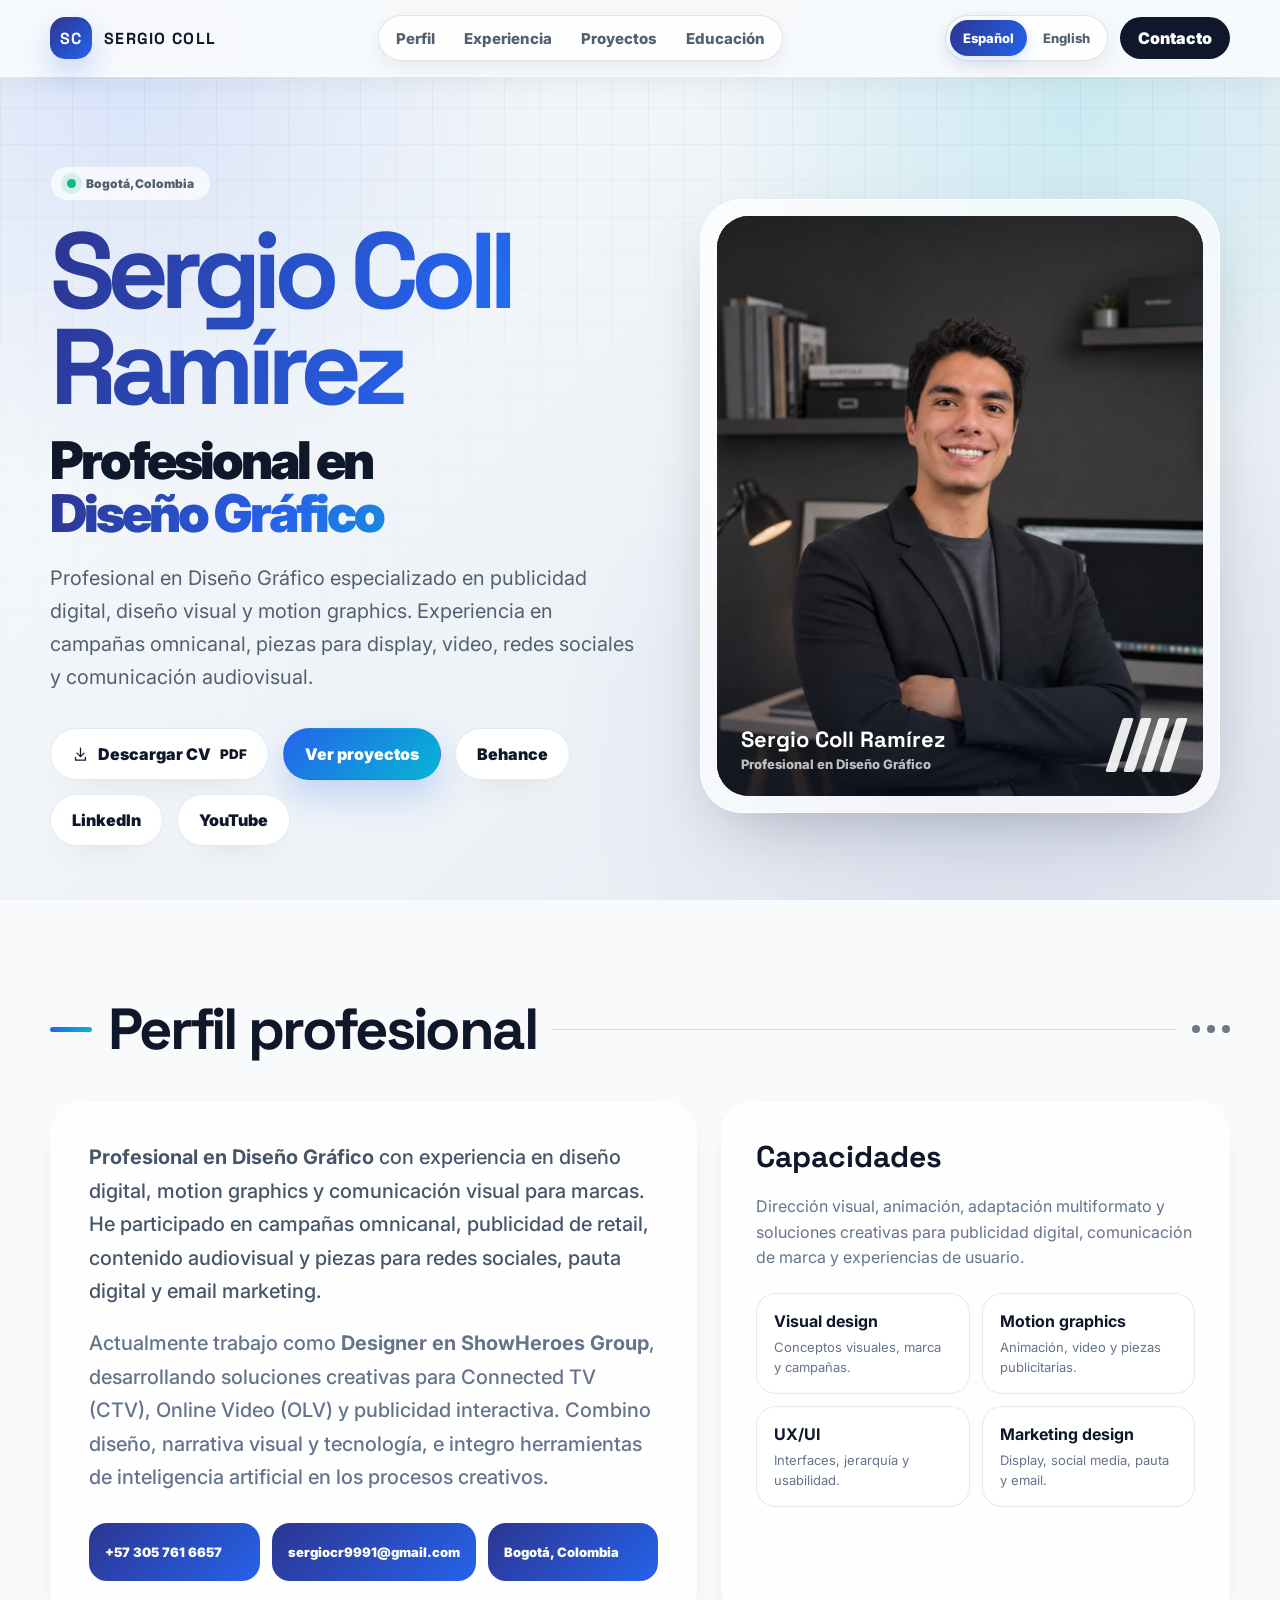
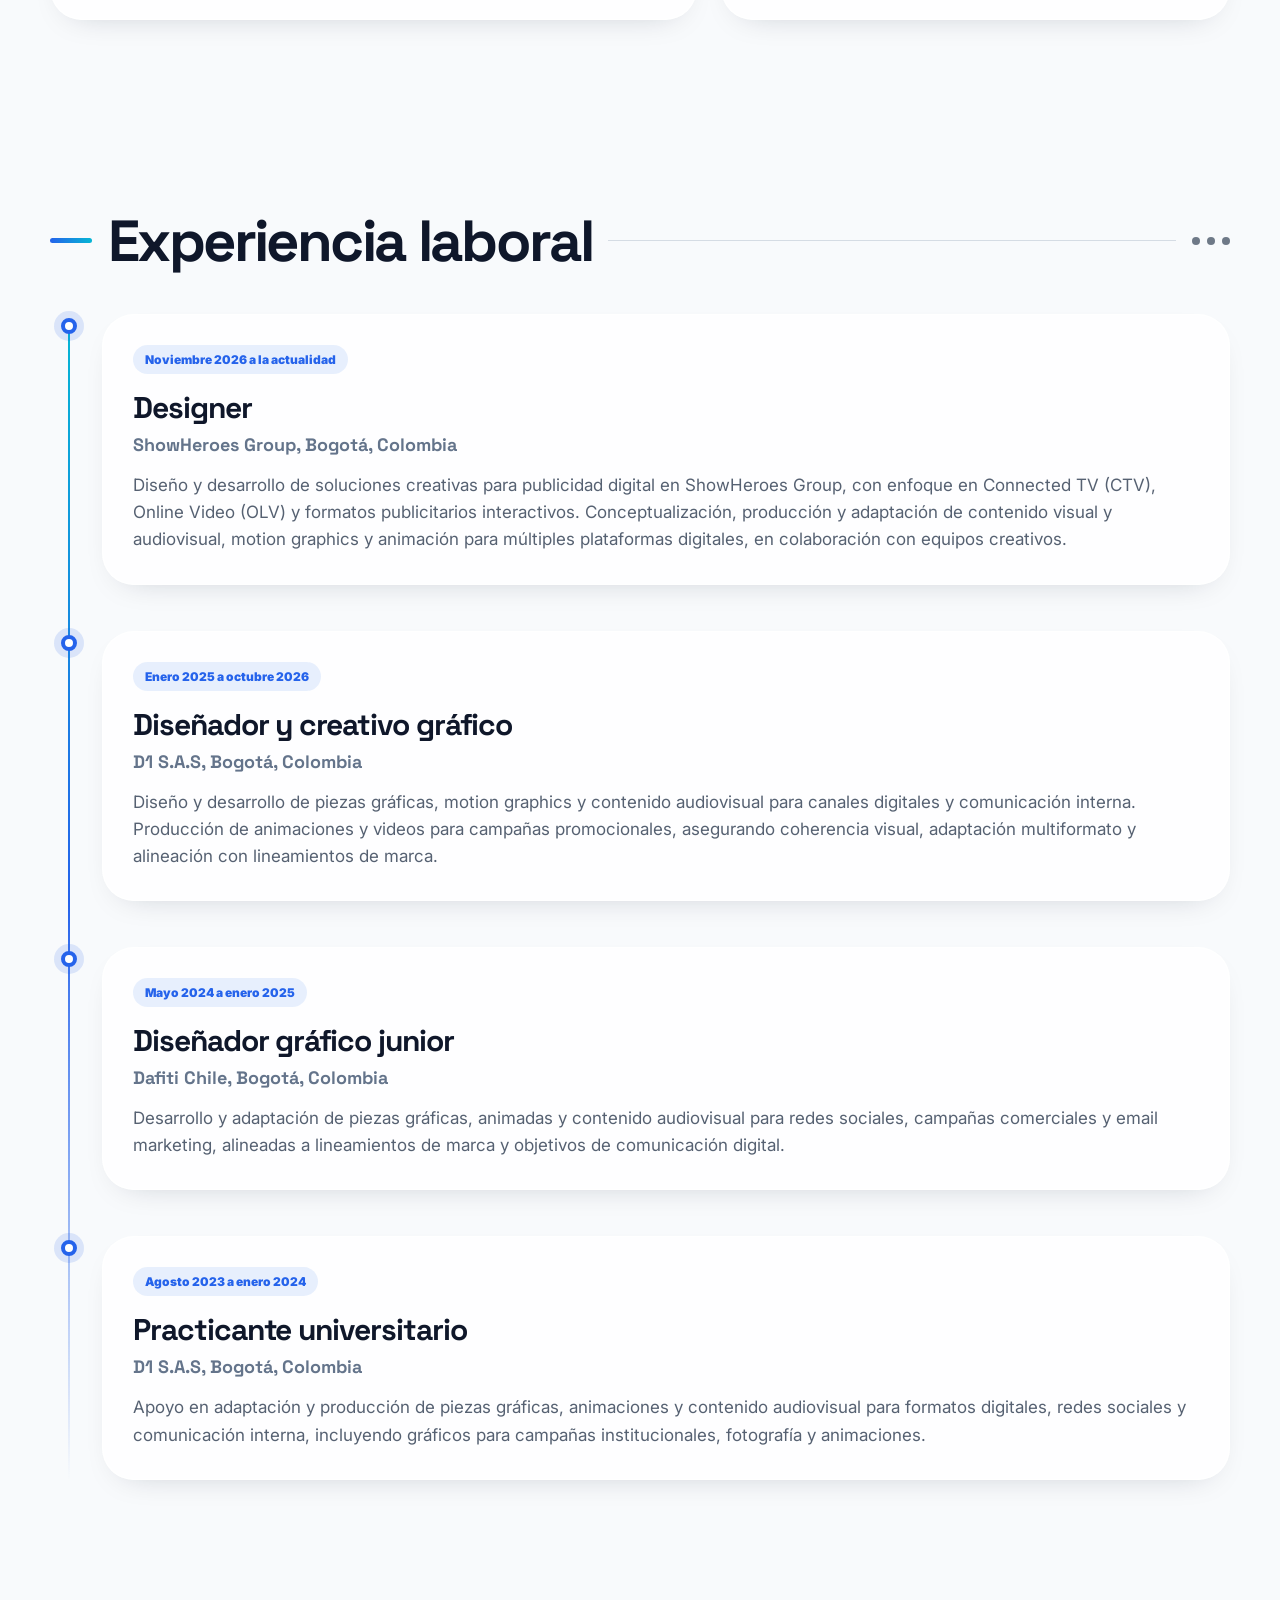
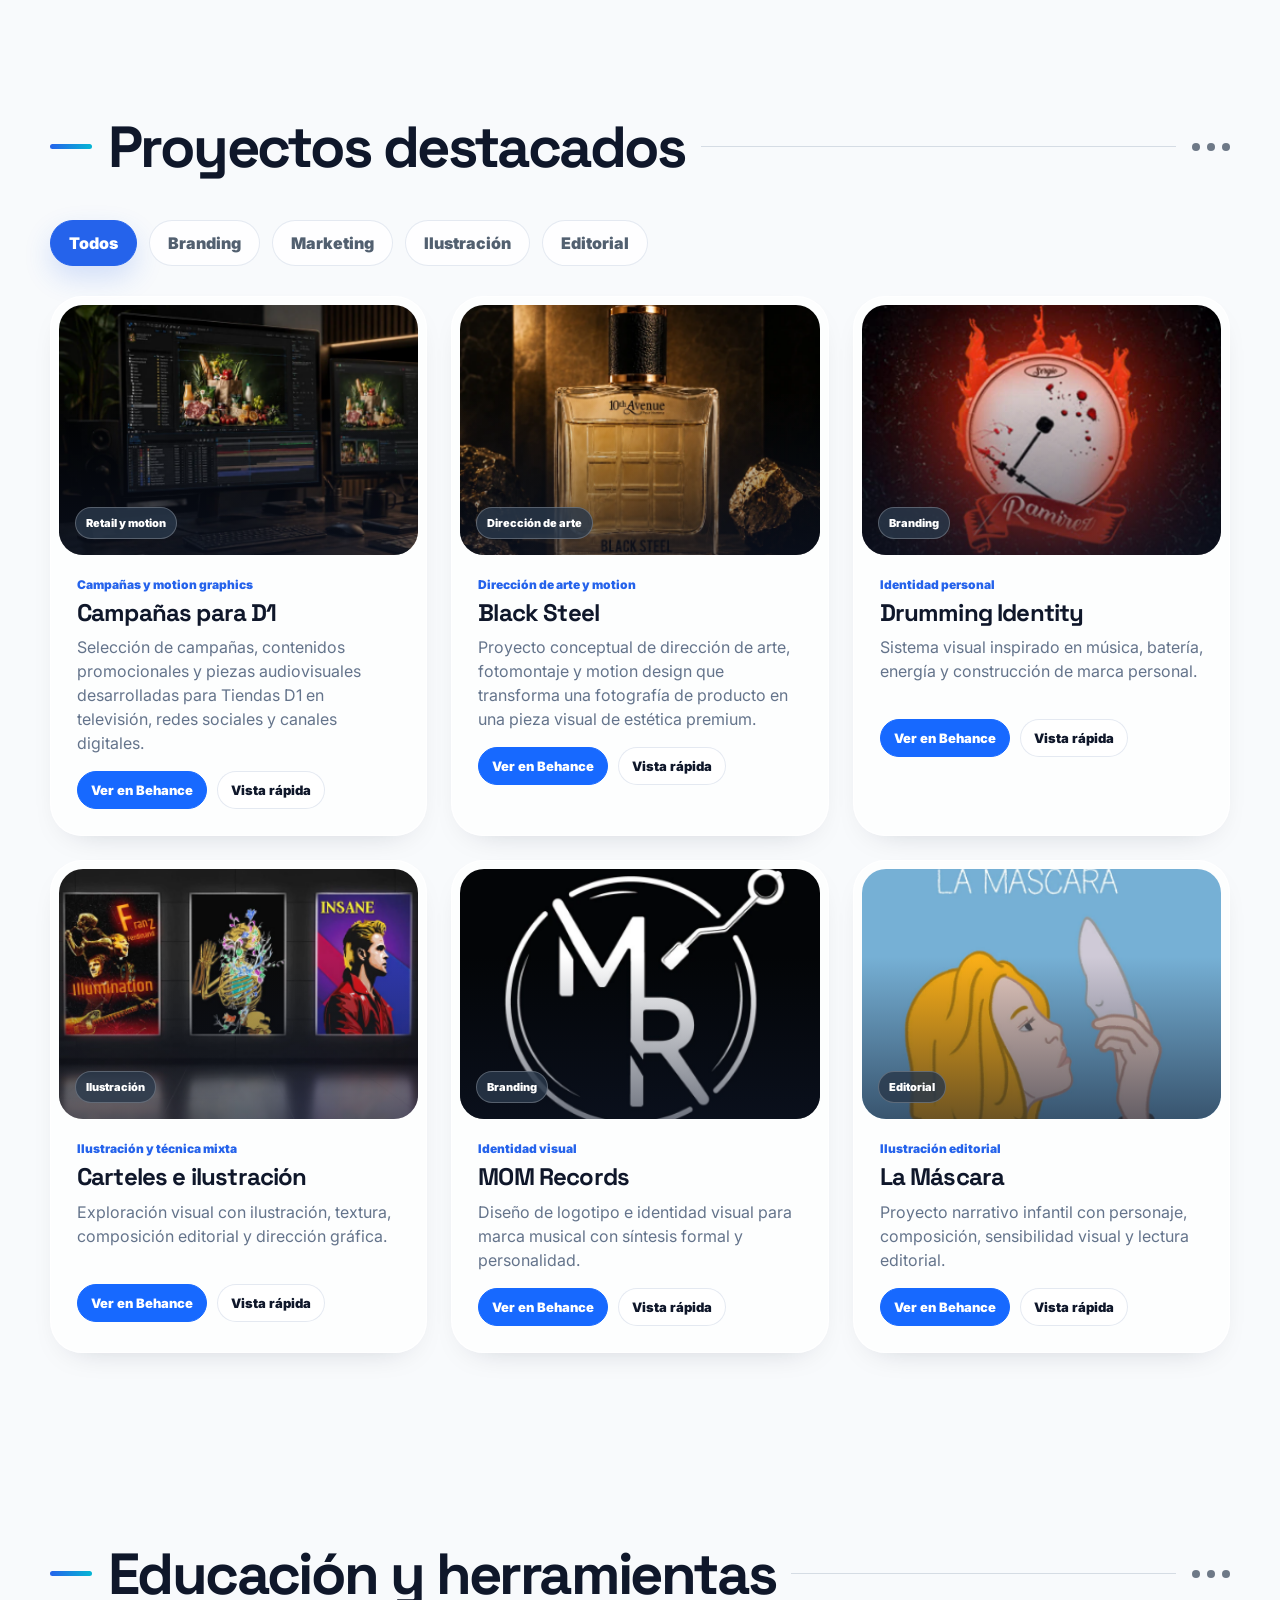
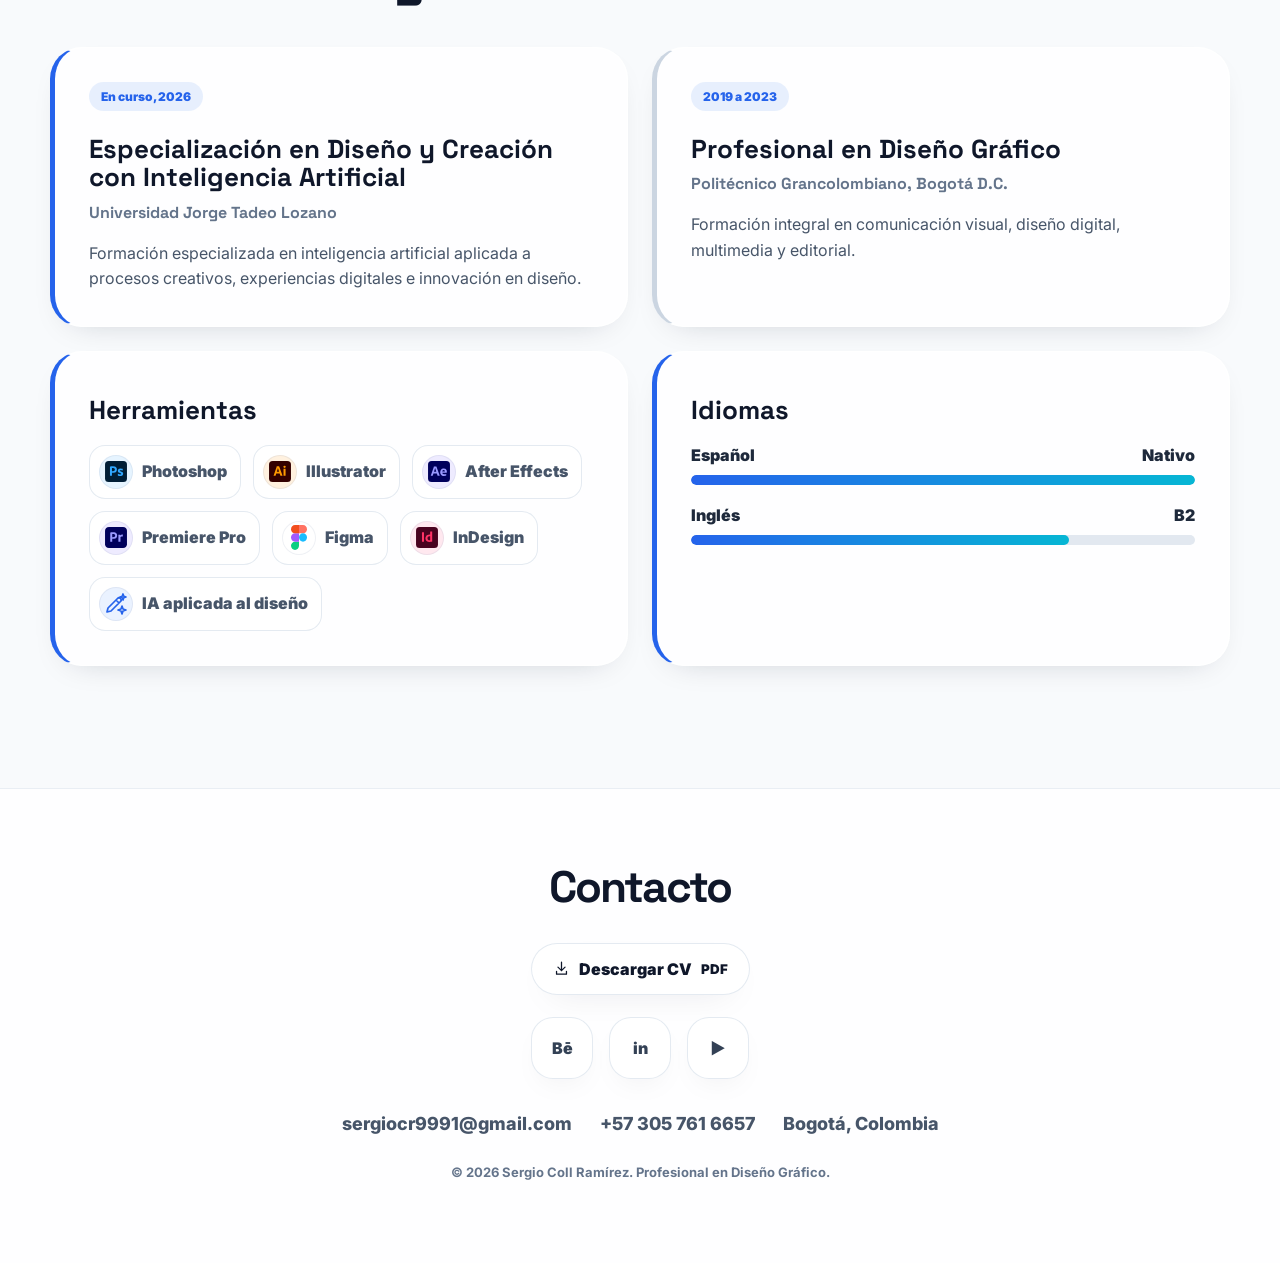
<file: index.html>
<!doctype html>
<!-- Version verificada: 2026-11-06 | Perfil actual: Designer · ShowHeroes Group | Portafolio optimizado --><html lang="es"><head>
<!-- Google Tag Manager -->
<script async src="https://www.googletagmanager.com/gtm.js?id=GTM-KQ28TPGJ"></script>
<script>
  window.dataLayer = window.dataLayer || [];
  function gtag(){dataLayer.push(arguments);}
  gtag('js', new Date());
</script>
<!-- End Google Tag Manager -->
<meta charset="UTF-8"><meta name="viewport" content="width=device-width, initial-scale=1.0"><title>Sergio Coll Ramírez | Profesional en Diseño Gráfico</title><meta name="description" content="Portafolio de Sergio Coll Ramírez, Profesional en Diseño Gráfico y Designer en ShowHeroes Group. Publicidad digital, motion graphics, video, UX/UI y diseño para marketing."><link rel="preconnect" href="https://fonts.googleapis.com">
<link rel="preconnect" href="https://fonts.gstatic.com" crossorigin>
<link href="https://fonts.googleapis.com/css2?family=Inter:wght@400;500;600;700;800;900&family=Space+Grotesk:wght@500;600;700;800&display=swap" rel="stylesheet"><meta property="og:title" content="Sergio Coll Ramírez | Portafolio Web">
<meta property="og:description" content="Portafolio profesional de Sergio Coll Ramírez: diseño gráfico, publicidad digital, motion graphics, formatos interactivos, UX/UI y proyectos para marcas.">
<meta property="og:type" content="website">
<meta name="theme-color" content="#2563eb"><link rel="canonical" href="https://sergiocr9991-beep.github.io/CV-Sergio-Coll/"><link rel="alternate" hreflang="es" href="https://sergiocr9991-beep.github.io/CV-Sergio-Coll/"><link rel="alternate" hreflang="en" href="https://sergiocr9991-beep.github.io/CV-Sergio-Coll/en/"><style>
:root{--bg:#f8fafc;--ink:#0f172a;--text:#475569;--muted:#64748b;--line:rgba(148,163,184,.35);--glass:rgba(255,255,255,.72);--blue:#2563eb;--indigo:#2d3591;--cyan:#06b6d4;--shadow:0 24px 70px -28px rgba(15,23,42,.34);--soft:0 12px 34px -22px rgba(15,23,42,.28);--r:32px;--max:1180px}*{box-sizing:border-box}html{scroll-behavior:smooth}body{margin:0;font-family:Inter,system-ui,-apple-system,BlinkMacSystemFont,"Segoe UI",sans-serif;background:var(--bg);color:var(--text);overflow-x:hidden}body:before{content:"";position:fixed;inset:0;z-index:-3;background:radial-gradient(circle at 10% 8%,rgba(37,99,235,.14),transparent 30%),radial-gradient(circle at 84% 12%,rgba(6,182,212,.15),transparent 28%),radial-gradient(circle at 76% 82%,rgba(45,53,145,.1),transparent 34%),linear-gradient(135deg,#f8fafc,#edf2f7 58%,#e6ebf2)}body:after{content:"";position:fixed;inset:0;z-index:-2;pointer-events:none;background-image:linear-gradient(rgba(15,23,42,.045) 1px,transparent 1px),linear-gradient(90deg,rgba(15,23,42,.045) 1px,transparent 1px);background-size:36px 36px;mask-image:linear-gradient(to bottom,#000,rgba(0,0,0,.3),transparent 90%)}a{text-decoration:none;color:inherit}button{font:inherit}img{display:block;max-width:100%}h1,h2,h3,h4{font-family:"Space Grotesk",Inter,sans-serif;margin:0;color:var(--ink)}.progress{position:fixed;top:0;left:0;height:4px;width:0;background:linear-gradient(90deg,var(--blue),var(--cyan));z-index:100}.wrap{width:min(var(--max),calc(100% - 40px));margin:auto}.blob{position:fixed;border-radius:50%;filter:blur(70px);pointer-events:none;z-index:-1;opacity:.65}.b1{top:-16%;left:-8%;width:44vw;height:44vw;background:rgba(37,99,235,.16);animation:float 16s infinite alternate}.b2{right:-14%;bottom:-18%;width:54vw;height:54vw;background:rgba(6,182,212,.16);animation:float2 19s infinite alternate}@keyframes float{to{transform:translate(34px,48px) scale(1.08)}}@keyframes float2{to{transform:translate(-42px,-32px) scale(1.06)}}nav{position:fixed;top:0;left:0;right:0;z-index:80;background:rgba(248,250,252,.76);backdrop-filter:blur(18px);border-bottom:1px solid rgba(255,255,255,.72);box-shadow:0 8px 26px rgba(15,23,42,.05)}.nav-inner{height:76px;display:flex;align-items:center;justify-content:space-between;gap:24px}.logo{display:flex;align-items:center;gap:12px;font-family:"Space Grotesk";font-weight:800;letter-spacing:.08em;color:var(--ink)}.mark{width:42px;height:42px;border-radius:15px;background:linear-gradient(135deg,var(--indigo),var(--blue));display:grid;place-items:center;color:#fff;box-shadow:0 14px 30px rgba(37,99,235,.24)}.nav-links{display:flex;gap:26px;text-transform:uppercase;font-weight:900;font-size:13px;letter-spacing:.08em}.nav-links a{color:#526070;transition:.25s}.nav-links a:hover,.nav-links a.active{color:var(--blue)}.nav-cta{padding:11px 18px;border-radius:999px;background:var(--ink);color:#fff;font-weight:900}.hero{min-height:100vh;display:grid;grid-template-columns:1.05fr .95fr;gap:44px;align-items:center;padding-top:112px}.tagline{display:inline-flex;align-items:center;gap:10px;padding:9px 16px;margin-bottom:22px;border:1px solid rgba(226,232,240,.9);background:rgba(255,255,255,.66);border-radius:999px;box-shadow:var(--soft);font-size:12px;text-transform:uppercase;letter-spacing:.14em;font-weight:900;color:#526070}.tagline i{width:9px;height:9px;border-radius:50%;background:#10b981;box-shadow:0 0 0 6px rgba(16,185,129,.14)}h1{font-size:clamp(58px,8.4vw,112px);line-height:.9;letter-spacing:-.078em;margin-bottom:18px}.gradient-name{display:inline-block;background:linear-gradient(110deg,var(--indigo),var(--blue),var(--cyan),var(--blue),var(--indigo));background-size:280% auto;-webkit-background-clip:text;background-clip:text;-webkit-text-fill-color:transparent;animation:nameflow 5.8s linear infinite}@keyframes nameflow{to{background-position:280% center}}.role{font-size:clamp(26px,4.2vw,52px);line-height:1.02;letter-spacing:-.058em;font-weight:900;color:var(--ink);margin-bottom:22px}.role span{color:var(--blue)}.hero p{font-size:20px;line-height:1.65;max-width:700px;margin:0;color:#526070}.actions{display:flex;flex-wrap:wrap;gap:14px;margin-top:34px}.btn{display:inline-flex;align-items:center;gap:10px;border:1px solid rgba(226,232,240,.9);background:#fff;color:var(--ink);border-radius:999px;padding:15px 21px;font-weight:900;box-shadow:var(--soft);transition:.25s}.btn.primary{border-color:transparent;color:#fff;background:linear-gradient(135deg,var(--blue),var(--cyan));box-shadow:0 16px 34px rgba(37,99,235,.22)}.btn:hover,.project-links a:hover,.project-links button:hover{transform:translateY(-2px)}.hero-visual{position:relative;min-height:620px;display:grid;place-items:center}.profile-shell{width:min(520px,100%);padding:16px;border-radius:42px;background:rgba(255,255,255,.68);border:1px solid rgba(255,255,255,.9);box-shadow:var(--shadow);overflow:hidden}.profile-card{position:relative;min-height:580px;border-radius:32px;overflow:hidden;background:#0f172a}.profile-card img{width:100%;height:580px;object-fit:cover;object-position:center top}.profile-card:after{content:"";position:absolute;inset:0;background:linear-gradient(to bottom,transparent 50%,rgba(15,23,42,.68))}.profile-info{position:absolute;left:24px;right:24px;bottom:24px;z-index:2;display:flex;justify-content:space-between;align-items:end;color:#fff;gap:18px}.profile-info b{display:block;font-family:"Space Grotesk";font-size:22px;line-height:1}.profile-info span{display:block;margin-top:6px;color:rgba(255,255,255,.72);font-size:13px;font-weight:800}.stripes{display:flex;gap:7px}.stripes i{width:11px;height:54px;background:#fff;opacity:.9;transform:skew(-18deg);border-radius:2px}.float-card{position:absolute;padding:14px 18px;border-radius:18px;background:rgba(255,255,255,.82);backdrop-filter:blur(16px);border:1px solid rgba(255,255,255,.9);box-shadow:var(--soft);font-size:13px;font-weight:900;color:var(--ink);animation:chipfloat 5s ease-in-out infinite alternate}.fc1{left:-8px;top:92px}.fc2{right:-8px;bottom:128px;animation-delay:.8s}@keyframes chipfloat{to{transform:translateY(-15px)}}.section{padding:92px 0}.section-head{display:flex;align-items:center;gap:16px;margin-bottom:36px}.section-head .line{width:42px;height:5px;border-radius:99px;background:linear-gradient(90deg,var(--blue),var(--cyan))}.section-head h2{font-size:clamp(36px,5vw,58px);letter-spacing:-.055em}.section-head .rule{height:1px;flex:1;background:var(--line)}.section-head .dots{display:flex;gap:7px}.section-head .dots i{width:8px;height:8px;border-radius:50%;background:#334155;opacity:.7}.glass{background:var(--glass);backdrop-filter:blur(18px);border:1px solid rgba(255,255,255,.86);box-shadow:var(--soft);border-radius:var(--r)}.profile-grid{display:grid;grid-template-columns:1.12fr .88fr;gap:24px}.profile-text{padding:38px}.profile-text p{font-size:20px;line-height:1.68;margin:0;color:#475569;font-weight:500}.profile-text p+p{margin-top:18px;color:#64748b}.contact-strip{display:grid;grid-template-columns:repeat(3,1fr);gap:12px;margin-top:28px}.chip{min-height:58px;display:flex;align-items:center;gap:10px;padding:14px 16px;border-radius:18px;background:linear-gradient(135deg,var(--indigo),var(--blue));color:#fff;font-size:13px;font-weight:900}.capabilities{padding:34px}.capabilities h3{font-size:30px;margin-bottom:18px}.capabilities p{margin:0 0 22px;line-height:1.6;color:#64748b}.cap-grid{display:grid;grid-template-columns:1fr 1fr;gap:12px}.cap{padding:17px;border-radius:20px;border:1px solid rgba(226,232,240,.9);background:rgba(255,255,255,.72)}.cap b{display:block;color:var(--ink);margin-bottom:5px}.cap span{font-size:13px;color:#64748b}.timeline{position:relative;margin-left:18px;padding-left:34px}.timeline:before{content:"";position:absolute;left:0;top:8px;bottom:0;width:2px;background:linear-gradient(to bottom,var(--cyan),var(--blue),transparent)}.job{position:relative;margin-bottom:46px}.dot{position:absolute;left:-41px;top:4px;width:16px;height:16px;border-radius:50%;background:#fff;border:4px solid var(--blue);box-shadow:0 0 0 7px rgba(37,99,235,.14);transition:.25s}.job:hover .dot{transform:scale(1.18);border-color:var(--cyan)}.job-card{padding:30px}.pill{display:inline-flex;padding:7px 12px;border-radius:999px;background:rgba(37,99,235,.1);color:var(--blue);font-size:12px;font-weight:900;text-transform:uppercase;letter-spacing:.12em;margin-bottom:14px}.job-card h3{font-size:30px;letter-spacing:-.035em;margin-bottom:6px}.job-card h4{font-size:18px;color:#64748b;font-weight:800;margin:0 0 16px}.job-card p{margin:0;color:#566172;line-height:1.6;font-size:17px}.filters{display:flex;flex-wrap:wrap;gap:12px;margin-bottom:30px}.filter{border:1px solid rgba(226,232,240,.92);background:rgba(255,255,255,.76);color:#526070;cursor:pointer;border-radius:999px;padding:12px 18px;font-weight:900;transition:.25s}.filter.active{color:#fff;background:var(--blue);border-color:var(--blue);box-shadow:0 12px 28px rgba(37,99,235,.18)}.projects{display:grid;grid-template-columns:repeat(3,1fr);gap:24px}.project-card{border-radius:32px;padding:8px;background:rgba(255,255,255,.74);border:1px solid rgba(255,255,255,.9);box-shadow:var(--soft);overflow:hidden;transition:.25s}.project-click{display:block;width:100%;padding:0;border:0;background:transparent;text-align:left;cursor:pointer;color:inherit}.project-media{position:relative;height:250px;margin:0;border-radius:24px;overflow:hidden;background:#0f172a}.project-media img{width:100%;height:100%;object-fit:cover;transition:transform .55s}.project-card:hover .project-media img{transform:scale(1.07)}.project-media:after{content:"";position:absolute;inset:0;background:linear-gradient(to bottom,transparent 35%,rgba(15,23,42,.6))}.project-media figcaption{position:absolute;left:16px;bottom:16px;z-index:2;color:#fff;font-size:11px;font-weight:900;text-transform:uppercase;letter-spacing:.15em;background:rgba(255,255,255,.16);border:1px solid rgba(255,255,255,.23);backdrop-filter:blur(14px);padding:8px 10px;border-radius:999px}.project-body{padding:22px 18px 16px}.project-body p{margin:0 0 8px;color:var(--blue);font-weight:900;font-size:12px;letter-spacing:.12em;text-transform:uppercase}.project-body h3{font-size:24px;line-height:1.06;letter-spacing:-.035em;margin-bottom:10px}.project-body span{display:block;color:#64748b;line-height:1.5;min-height:68px}.project-links{display:flex;gap:10px;padding:0 18px 18px}.project-links a,.project-links button{border:1px solid rgba(226,232,240,.92);background:#fff;color:#0f172a;border-radius:999px;padding:10px 13px;font-weight:900;font-size:13px;cursor:pointer;transition:.2s}.project-links a:first-child{background:#1769ff;color:white;border-color:#1769ff}.education,.skills{display:grid;grid-template-columns:1fr 1fr;gap:24px}.edu,.skill-card{padding:34px;border-left:5px solid var(--blue)}.edu.secondary{border-left-color:#cbd5e1}.edu h3,.skill-card h3{font-size:26px;line-height:1.1;margin:10px 0}.edu h4{margin:0 0 18px;color:#64748b;font-weight:800}.edu p{line-height:1.6;margin:0}.badges{display:flex;flex-wrap:wrap;gap:12px;margin-top:20px}.badge{padding:12px 16px;border-radius:16px;background:rgba(255,255,255,.76);border:1px solid rgba(226,232,240,.9);font-weight:900;color:#475569}.lang{margin-top:20px}.lang-row{display:flex;justify-content:space-between;font-weight:900;color:#1e293b;margin-bottom:10px}.bar{height:10px;border-radius:99px;background:#e2e8f0;overflow:hidden}.bar i{display:block;height:100%;background:linear-gradient(90deg,var(--blue),var(--cyan));border-radius:inherit}footer{margin-top:30px;border-top:1px solid rgba(226,232,240,.75);background:rgba(255,255,255,.56);backdrop-filter:blur(18px)}.footer{padding:70px 0;text-align:center}.footer h2{font-size:44px;letter-spacing:-.045em;margin-bottom:28px}.socials{display:flex;justify-content:center;gap:16px;margin-bottom:34px}.social{width:62px;height:62px;border-radius:22px;display:grid;place-items:center;background:#fff;border:1px solid rgba(226,232,240,.9);box-shadow:var(--soft);font-weight:900;color:#334155;transition:.25s}.social:hover{transform:translateY(-5px)}.beh:hover{background:#1769ff;color:#fff}.in:hover{background:#0a66c2;color:#fff}.yt:hover{background:#ff0033;color:#fff}.footer-contact{display:flex;flex-wrap:wrap;justify-content:center;gap:18px;font-size:18px;font-weight:800;color:#475569}.footer-contact a{position:relative}.footer-contact a:after{content:"";position:absolute;left:0;right:100%;bottom:-6px;height:2px;background:var(--blue);transition:.25s}.footer-contact a:hover:after{right:0}.copy{margin-top:30px;color:#64748b;font-size:13px;font-weight:700}.modal{position:fixed;inset:0;display:none;place-items:center;padding:24px;z-index:120;background:rgba(15,23,42,.7);backdrop-filter:blur(10px)}.modal.open{display:grid}.modal-card{width:min(940px,96vw);background:#fff;border-radius:32px;overflow:hidden;box-shadow:0 40px 100px rgba(0,0,0,.35)}.modal-img{height:430px;background:#0f172a}.modal-img img{width:100%;height:100%;object-fit:cover}.modal-body{padding:28px}.modal-close{float:right;width:42px;height:42px;border:0;border-radius:50%;background:#eef2f7;color:#0f172a;font-size:22px;font-weight:900;cursor:pointer}.modal-body h3{font-size:34px;letter-spacing:-.04em;margin:0 52px 8px 0}.modal-body .meta{color:var(--blue);font-weight:900;text-transform:uppercase;letter-spacing:.1em;font-size:12px}.modal-body p{line-height:1.6;color:#64748b}.reveal,.reveal-card{opacity:0;transform:translateY(28px);transition:opacity .75s cubic-bezier(.16,1,.3,1),transform .75s cubic-bezier(.16,1,.3,1)}.reveal.active,.reveal-card.active{opacity:1;transform:translateY(0)}.delay1{transition-delay:.12s}.delay2{transition-delay:.24s}@media(max-width:980px){.hero,.profile-grid,.education,.skills{grid-template-columns:1fr}.hero{padding-top:128px;min-height:auto}.hero-copy{text-align:center}.hero p{margin:auto}.actions{justify-content:center}.hero-visual{min-height:auto}.projects{grid-template-columns:1fr 1fr}.contact-strip{grid-template-columns:1fr}}@media(max-width:720px){.wrap{width:min(100% - 28px,var(--max))}.nav-links{display:none}.nav-inner{height:68px}.hero h1{font-size:56px}.role{font-size:32px}.hero p,.profile-text p{font-size:17px}.profile-card,.profile-card img{height:450px;min-height:0}.float-card{display:none}.section{padding:70px 0}.section-head h2{font-size:36px}.section-head .rule,.section-head .dots{display:none}.projects{grid-template-columns:1fr}.cap-grid{grid-template-columns:1fr}.footer-contact{flex-direction:column;font-size:16px}.modal-img{height:300px}}

/* PERFORMANCE PATCH v2 — static visual fidelity, fast compositing */
.blob {display:none !important;} /* The original layered CSS background already supplies the gradient. */
.glass {backdrop-filter:none; -webkit-backdrop-filter:none; background:rgba(255,255,255,.83);}
nav {background:rgba(248,250,252,.96);backdrop-filter:none;-webkit-backdrop-filter:none;}
footer {background:rgba(255,255,255,.78);backdrop-filter:none;-webkit-backdrop-filter:none;}
.float-card {background:rgba(255,255,255,.96);backdrop-filter:none;-webkit-backdrop-filter:none;animation:none;}
.project-media figcaption {background:rgba(42,57,75,.82);backdrop-filter:none;-webkit-backdrop-filter:none;}
.progress {width:100% !important;transform:scaleX(0);transform-origin:left center;will-change:transform;}
.gradient-name {animation:none;background-size:100% auto;}
/* Static card/image compositing until interaction, GPU layers only while needed. */
.project-card {transition:box-shadow .24s ease,opacity .28s ease,transform .35s cubic-bezier(.22,1,.36,1);}
.project-media img {transition:transform .35s cubic-bezier(.22,1,.36,1);}
.profile-card img {transform:scale(1.025);}
/* Reveal plays only once: no opacity flicker or reverse animation when scrolling back. */
html.motion-ready .reveal, html.motion-ready .reveal-card {transition-duration:.42s,.52s;}
html.motion-ready .reveal.active, html.motion-ready .reveal-card.active {transition-delay:0s;}
html.motion-ready .reveal.delay1.active {transition-delay:.06s;}
html.motion-ready .reveal.delay2.active {transition-delay:.12s;}
html.motion-ready .hero-copy :is(.tagline,h1,.role,p,.actions) {transition-duration:.38s,.50s;}
.hero-copy.active .tagline {transition-delay: .03s !important;}
.hero-copy.active h1 {transition-delay:.08s !important;}
.hero-copy.active .role {transition-delay:.13s !important;}
.hero-copy.active p {transition-delay:.18s !important;}
.hero-copy.active .actions {transition-delay:.23s !important;}
@media (max-width:720px) {
  .hero-copy.active :is(.tagline,h1,.role,p,.actions) {transition-delay:0s !important;}
  .project-media img {transition-duration:.2s;}
}
@media (prefers-reduced-motion:reduce) {
  .progress {will-change:auto;}
}


/* Selector de idioma: misma identidad visual del portafolio */
.nav-actions{display:flex;align-items:center;gap:12px;flex-shrink:0}
.language-switch{display:inline-flex;align-items:center;padding:4px;gap:3px;border-radius:999px;border:1px solid rgba(148,163,184,.3);background:rgba(255,255,255,.85);box-shadow:0 7px 22px rgba(15,23,42,.07)}
.lang-option{display:inline-flex;justify-content:center;align-items:center;min-height:36px;padding:8px 13px;border-radius:999px;font-family:Inter,system-ui,sans-serif;font-size:13px;letter-spacing:0;font-weight:800;white-space:nowrap;color:#526070;text-decoration:none;transition:background-color .2s ease,color .2s ease}
.lang-option:hover:not(.is-current){background:rgba(37,99,235,.09);color:var(--blue)}
.lang-option.is-current{color:#fff;background:linear-gradient(120deg,var(--indigo),var(--blue));box-shadow:0 4px 13px rgba(37,99,235,.18);pointer-events:none}
.lang-option:focus-visible{outline:3px solid var(--cyan);outline-offset:2px}
@media(max-width:900px){.nav-inner{gap:12px}.nav-links{gap:14px}.nav-actions{gap:8px}}
@media(max-width:700px){.nav-cta{padding:9px 12px;font-size:12px}.language-switch{padding:3px}.lang-option{min-height:32px;padding:7px 10px;font-size:12px}}
@media(max-width:520px){.logo>span:last-child{display:none}.nav-inner{gap:8px}.nav-actions{gap:7px}.nav-cta{padding:8px 11px}}
@media(max-width:365px){.lang-option{padding:7px 8px;font-size:11px}.nav-cta{padding:8px 9px}}
@media(prefers-reduced-motion:reduce){.lang-option{transition:none}}
</style><style id="ajuste-responsive-nombre">
@media(max-width:420px){.hero h1{font-size:clamp(38px,11.5vw,52px);overflow-wrap:anywhere}.profile-info b{font-size:19px}}
@media(prefers-reduced-motion:reduce){html{scroll-behavior:auto}.gradient-name,.float-card,.blob{animation:none!important}.reveal,.reveal-card{transition-duration:.01ms}}
</style><style id="sergio-motion-system">

/* ==============================================================
   Motion System v1.1 — Sergio Coll Ramírez
   Entrada/salida por scroll, ritmos escalonados y microinteracciones.
   No se alteran dimensiones, paleta ni estructura del sitio.
   ============================================================== */
:root { --motion-ease: cubic-bezier(.22, 1, .36, 1); }

/* Progressive enhancement: sin JavaScript, todo sigue visible. */
.reveal, .reveal-card { opacity: 1; transform: none; }
html.motion-ready .reveal,
html.motion-ready .reveal-card {
  opacity: 0;
  transform: translate3d(0, 24px, 0);
  transition: opacity .7s ease, transform .82s var(--motion-ease);
}
html.motion-ready .reveal.active,
html.motion-ready .reveal-card.active {
  opacity: 1;
  transform: translate3d(0, 0, 0);
}
html.motion-ready .reveal.delay1.active { transition-delay: .09s; }
html.motion-ready .reveal.delay2.active { transition-delay: .17s; }
/* Salidas más discretas al alejarse de la zona visible. */
html.motion-ready .reveal:not(.active),
html.motion-ready .reveal-card:not(.active) {
  transition-duration: .4s, .52s;
}

/* Ritmo editorial para el primer pantallazo, sin cambiar la composición. */
html.motion-ready .hero-copy :is(.tagline, h1, .role, p, .actions) {
  opacity: 0;
  transform: translate3d(0, 12px, 0);
  transition: opacity .58s ease, transform .74s var(--motion-ease);
}
html.motion-ready .hero-copy.active :is(.tagline, h1, .role, p, .actions) {
  opacity: 1;
  transform: translate3d(0, 0, 0);
}
.hero-copy.active .tagline { transition-delay: .05s !important; }
.hero-copy.active h1 { transition-delay: .13s !important; }
.hero-copy.active .role { transition-delay: .20s !important; }
.hero-copy.active p { transition-delay: .27s !important; }
.hero-copy.active .actions { transition-delay: .34s !important; }

/* Acentos de sección que se despliegan al entrar. */
html.motion-ready .section-head .line { transform: scaleX(.15); transform-origin: left; transition: transform .65s var(--motion-ease); }
html.motion-ready .section-head.active .line { transform: scaleX(1); transition-delay: .12s; }
.section-head .dots i { transition: opacity .35s, transform .5s var(--motion-ease); }
html.motion-ready .section-head:not(.active) .dots i { opacity: .3; transform: translateX(-5px); }
html.motion-ready .section-head.active .dots i { transform: translateX(0); }

/* Hover táctil y mouse: elevación contenida, sin saltos bruscos. */
.project-card { transition: opacity .7s ease, transform .75s var(--motion-ease), box-shadow .38s ease; }
.project-card[hidden] { display: none !important; }
.project-card .project-media img { transition: transform .8s var(--motion-ease); }
@media (hover: hover) and (pointer: fine) {
  .project-card.active:hover { transform: translate3d(0,-7px,0); box-shadow: 0 24px 48px -26px rgba(15,23,42,.30); }
  .project-card:hover .project-media img { transform: scale(1.055); }
  .btn, .social, .filter, .project-links a, .project-links button { transition: transform .28s var(--motion-ease), box-shadow .28s ease, background .25s ease, color .25s ease, border-color .25s ease; }
  .btn:hover, .social:hover, .project-links a:hover, .project-links button:hover { transform: translate3d(0,-3px,0); }
  .filter:hover { transform: translate3d(0,-2px,0); }
}
.profile-shell { transform: perspective(1000px) rotateX(var(--profile-rx,0deg)) rotateY(var(--profile-ry,0deg)); transition: transform .45s var(--motion-ease), box-shadow .4s ease; }
.profile-card img { transform: scale(1.025) translate3d(0,var(--portrait-drift,0px),0); }

/* Cambio entre categorías: movimiento de elementos, no del layout. */
.filter { position:relative; }
.filter[aria-pressed="true"] { box-shadow: 0 12px 28px rgba(37,99,235,.18); }

/* Vista rápida: overlay, tarjeta e imagen con entrada y salida reales. */
.modal { display:grid; visibility:hidden; opacity:0; pointer-events:none; transition: opacity .27s ease, visibility .27s; }
.modal.open { visibility:visible; opacity:1; pointer-events:auto; }
.modal-card { opacity:0; transform:translate3d(0,17px,0) scale(.984); transition:opacity .32s ease, transform .4s var(--motion-ease); }
.modal.open .modal-card { opacity:1; transform:translate3d(0,0,0) scale(1); }
.modal-img img { transform:scale(1.035); transition:transform .65s var(--motion-ease); }
.modal.open .modal-img img { transform:scale(1); }
body.modal-open { overflow:hidden; }

/* A11y: foco inequívoco, animación respetuosa de preferencias. */
:where(a, button):focus-visible { outline:3px solid #06b6d4; outline-offset:4px; }
@media (prefers-reduced-motion: reduce) {
  html { scroll-behavior:auto !important; }
  *, *::before, *::after { animation-duration:.01ms !important; animation-iteration-count:1 !important; transition-duration:.01ms !important; transition-delay:0ms !important; }
  .reveal, .reveal-card, html.motion-ready .reveal, html.motion-ready .reveal-card,
  html.motion-ready .hero-copy :is(.tagline,h1,.role,p,.actions) { opacity:1 !important; transform:none !important; }
  .modal-card, .modal-img img, .profile-card img, .profile-shell { transform:none !important; }
}

</style>
<script id="motion-boot">
// Habilitar únicamente si el navegador admite observadores y el usuario no limita movimiento.
if ('IntersectionObserver' in window && !window.matchMedia('(prefers-reduced-motion: reduce)').matches) {
  document.documentElement.classList.add('motion-ready');
}
</script>
<link rel="stylesheet" href="./assets/portfolio-shared.css?v=10"><style>
/* Direct, language-specific PDF download. */
.cv-download{display:inline-flex;align-items:center;justify-content:center;gap:9px}.cv-download svg{flex:none}.cv-download:focus-visible{outline:3px solid #60a5fa;outline-offset:4px}.footer .cv-download{margin:0 0 22px}
</style></head><body>
<div id="signature-intro" aria-hidden="true"><div class="signature-intro-inner"><div class="signature-intro-seal"><svg class="signature-intro-ink" xmlns="http://www.w3.org/2000/svg" viewBox="0 0 620 365" role="img" aria-label="Firma Sergio Coll">
<defs><linearGradient id="blue" x1="0" x2="1" y1="0" y2="0"><stop stop-color="#2d3591"/><stop offset=".6" stop-color="#2563eb"/><stop offset="1" stop-color="#06b6d4"/></linearGradient><mask id="pen-reveal" maskUnits="userSpaceOnUse" maskContentUnits="userSpaceOnUse" x="0" y="0" width="620" height="365"><rect width="620" height="365" fill="#000"/><path d="M220 18 C216 44 217 82 220 133" pathLength="100" class="ink-gesture" data-letter="S" data-delay="120" data-duration="60" stroke="white" stroke-width="20" stroke-linecap="round" stroke-linejoin="round" fill="none"/><path d="M220 134 C202 100 178 68 157 64 C140 58 115 94 120 114 C123 149 188 180 234 208 C260 225 265 234 261 246 C247 275 140 321 38 354 C14 361 5 350 14 339 C48 302 164 245 244 212" pathLength="100" class="ink-gesture" data-letter="S" data-delay="180" data-duration="300" stroke="white" stroke-width="20" stroke-linecap="round" stroke-linejoin="round" fill="none"/><path d="M244 212 C303 190 379 162 423 140" pathLength="100" class="ink-gesture" data-letter="S" data-delay="480" data-duration="75" stroke="white" stroke-width="20" stroke-linecap="round" stroke-linejoin="round" fill="none"/><path d="M371 46 C349 45 319 72 302 98 C289 115 279 138 288 151 C301 169 346 142 381 119 C406 103 406 85 414 89 C424 94 420 109 412 120 C399 135 391 129 394 116" pathLength="100" class="ink-gesture" data-letter="Coll" data-delay="555" data-duration="200" stroke="white" stroke-width="20" stroke-linecap="round" stroke-linejoin="round" fill="none"/><path d="M450 12 C440 61 424 101 414 153 C405 188 391 240 379 303" pathLength="100" class="ink-gesture" data-letter="Coll" data-delay="755" data-duration="100" stroke="white" stroke-width="20" stroke-linecap="round" stroke-linejoin="round" fill="none"/><path d="M378 303 C381 288 390 263 397 242 C407 209 423 163 428 142 C438 97 458 48 469 12" pathLength="100" class="ink-gesture" data-letter="Coll" data-delay="855" data-duration="100" stroke="white" stroke-width="20" stroke-linecap="round" stroke-linejoin="round" fill="none"/><path d="M186 41 C274 20 393 7 489 7 C567 5 594 15 597 28 C600 43 511 105 427 166" pathLength="100" class="ink-gesture" data-letter="R" data-delay="955" data-duration="140" stroke="white" stroke-width="20" stroke-linecap="round" stroke-linejoin="round" fill="none"/><path d="M420 176 C403 191 373 211 359 225 C354 233 377 220 412 210" pathLength="100" class="ink-gesture" data-letter="R" data-delay="1095" data-duration="50" stroke="white" stroke-width="20" stroke-linecap="round" stroke-linejoin="round" fill="none"/><path d="M404 215 C451 191 517 191 613 201" pathLength="100" class="ink-gesture" data-letter="R" data-delay="1145" data-duration="55" stroke="white" stroke-width="20" stroke-linecap="round" stroke-linejoin="round" fill="none"/></mask></defs>

<path fill="url(#blue)" fill-rule="evenodd" mask="url(#pen-reveal)" d="M599,22 592,15 582,11 578,11 573,9 566,9 559,7 535,6 534,5 507,5 506,4 456,4 455,5 444,4 443,5 428,5 427,6 417,6 416,7 400,7 390,9 377,9 369,11 358,11 350,13 341,13 340,14 304,18 298,20 280,22 275,24 269,24 264,26 258,26 252,28 245,28 241,30 234,30 228,32 225,32 223,30 225,17 221,16 218,22 217,31 214,34 192,37 183,40 184,43 200,41 206,39 213,39 214,38 216,40 216,46 215,47 215,84 216,85 216,104 218,112 218,121 217,122 207,101 193,82 184,73 173,65 167,62 159,60 154,60 142,64 129,76 124,84 119,96 119,100 117,105 117,117 123,133 131,144 142,155 163,170 230,207 235,212 228,216 188,232 156,247 149,249 147,251 134,256 119,264 117,264 61,294 25,319 10,334 5,342 4,346 5,354 11,359 16,359 17,360 33,359 49,355 83,342 85,340 97,336 104,332 142,317 149,313 154,312 166,306 178,302 185,298 201,292 218,283 220,283 239,272 250,264 258,256 263,247 264,234 260,225 252,215 254,213 331,182 336,179 346,176 351,173 393,157 421,144 423,141 420,139 420,135 424,121 424,116 427,107 427,103 429,99 431,87 439,61 439,57 441,53 448,25 450,12 453,10 464,10 466,13 460,25 452,49 447,70 445,73 445,77 441,87 441,91 432,119 428,135 428,140 426,144 426,153 422,165 416,173 372,206 355,222 355,227 357,229 363,229 395,216 398,216 402,214 405,215 405,219 403,222 401,231 399,234 390,262 386,270 384,278 378,292 378,295 376,298 376,307 380,308 384,302 386,293 405,244 410,229 410,226 414,217 414,214 419,209 423,209 437,205 443,205 448,203 456,203 462,201 475,201 484,199 545,199 546,200 557,200 558,201 590,201 591,202 614,201 613,199 588,194 564,193 563,192 530,192 529,191 473,192 472,193 464,193 463,194 455,194 454,195 436,197 422,201 419,200 426,177 434,168 443,162 510,108 553,77 581,55 591,45 597,37 597,35 599,33Z M256,232 257,236 256,244 252,251 245,258 224,272 202,283 49,346 26,352 15,352 12,350 12,345 16,339 30,325 43,315 76,294 122,270 124,270 139,262 150,258 177,245 234,222 241,218 245,218 251,224Z M415,185 411,200 408,204 385,211 379,214 377,213 413,184Z M412,93 414,95 414,106 407,119 400,125 397,122 397,113 402,103 409,96 409,94Z M441,12 439,25 437,29 435,41 433,45 430,60 428,64 422,88 420,89 416,85 406,85 402,87 397,93 396,100 390,113 387,113 378,117 363,128 343,140 320,150 308,153 298,153 295,152 289,146 288,143 288,130 291,120 296,110 311,90 327,74 343,62 359,54 368,51 382,52 384,50 384,47 379,43 368,43 360,45 344,52 331,60 313,75 302,87 289,105 283,117 279,131 279,143 283,153 290,159 299,162 316,161 319,159 323,159 336,154 364,139 388,121 390,122 391,127 393,130 396,132 403,132 407,130 413,124 414,125 414,141 412,143 406,144 397,148 394,148 352,165 347,166 342,169 293,188 247,208 243,208 228,198 180,172 159,159 147,150 136,139 127,125 124,110 125,109 126,98 132,85 136,79 144,71 150,68 157,67 158,68 163,68 174,74 194,93 203,105 215,132 220,136 224,133 224,114 223,113 222,85 221,84 221,48 222,47 222,39 224,37 257,32 263,30 269,30 275,28 281,28 287,26 294,26 300,24 322,22 329,20 339,20 346,18 356,18 365,16 398,14 399,13 425,12 426,11 440,11Z M593,24 594,28 591,35 574,52 512,97 434,159 433,158 460,59 472,25 474,12 476,10 535,11 536,12 559,13 560,14 578,16 590,21Z"/></svg></div><p class="signature-intro-wordmark">SERGIO COLL</p></div></div>
<script src="./assets/portfolio-shared.js?v=3"></script>

<div class="blob b1"></div><div class="blob b2"></div><div class="progress" id="progress"></div>
<nav><div class="wrap nav-inner"><a href="#inicio" class="logo"><span class="mark">SC</span><span>SERGIO COLL</span></a><div class="nav-links"><a href="#perfil">Perfil</a><a href="#experiencia">Experiencia</a><a href="#proyectos">Proyectos</a><a href="#educacion">Educación</a></div><div class="nav-actions"><div class="language-switch" role="group" aria-label="Seleccionar idioma"><a class="lang-option is-current" href="./" lang="es" aria-current="page" aria-label="Español, idioma actual">Español</a><a class="lang-option" href="./en/" lang="en" aria-label="Cambiar a inglés">English</a></div><a class="nav-cta" href="#contacto">Contacto</a></div></div></nav>
<header id="inicio" class="wrap hero"><div class="hero-copy reveal"><div class="tagline"><i></i>Bogotá, Colombia</div><h1><span class="gradient-name">Sergio Coll Ramírez</span></h1><div class="role">Profesional en<br><span>Diseño Gráfico</span></div><p>Profesional en Diseño Gráfico especializado en publicidad digital, diseño visual y motion graphics. Experiencia en campañas omnicanal, piezas para display, video, redes sociales y comunicación audiovisual.</p><div class="actions"><a class="btn cv-download" href="./assets/cv/Sergio-Coll-Ramirez-CV-ES.pdf?v=20261113-readability3" download="Sergio-Coll-Ramirez-CV-ES.pdf" type="application/pdf" data-cv-language="es" data-download-location="hero" aria-label="Descargar CV (PDF)"><svg aria-hidden="true" width="17" height="17" viewBox="0 0 24 24" fill="none" stroke="currentColor" stroke-width="1.8" stroke-linecap="round" stroke-linejoin="round"><path d="M12 3v12m-5-5 5 5 5-5M5 16v4h14v-4"/></svg><span>Descargar CV</span><small>PDF</small></a><a class="btn primary" href="#proyectos">Ver proyectos</a><a class="btn" href="https://www.behance.net/Sergio_cr" target="_blank" rel="noopener">Behance</a><a class="btn" href="https://www.linkedin.com/in/sergiocr99/" target="_blank" rel="noopener">LinkedIn</a><a class="btn" href="https://www.youtube.com/@sergioramirez6791/videos" target="_blank" rel="noopener">YouTube</a></div></div><div class="hero-visual reveal delay1"><div class="profile-shell"><div class="profile-card"><img width="1080" height="1350" fetchpriority="high" decoding="async" src="./assets/sergio-portrait-retouched.webp" alt="Foto de perfil de Sergio Coll Ramírez"><div class="profile-info"><div><b>Sergio Coll Ramírez</b><span>Profesional en Diseño Gráfico</span></div><div class="stripes"><i></i><i></i><i></i><i></i></div></div></div></div></div></header>
<main>
<section id="perfil" class="wrap section"><div class="section-head reveal"><span class="line"></span><h2>Perfil profesional</h2><span class="rule"></span><span class="dots"><i></i><i></i><i></i></span></div><div class="profile-grid"><div class="glass profile-text reveal"><p><strong>Profesional en Diseño Gráfico</strong> con experiencia en diseño digital, motion graphics y comunicación visual para marcas. He participado en campañas omnicanal, publicidad de retail, contenido audiovisual y piezas para redes sociales, pauta digital y email marketing.</p><p>Actualmente trabajo como <strong>Designer en ShowHeroes Group</strong>, desarrollando soluciones creativas para Connected TV (CTV), Online Video (OLV) y publicidad interactiva. Combino diseño, narrativa visual y tecnología, e integro herramientas de inteligencia artificial en los procesos creativos.</p><div class="contact-strip"><a class="chip" href="#" data-copy="+57 305 7616657">+57 305 761 6657</a><a class="chip" href="#" data-copy="sergiocr9991@gmail.com">sergiocr9991@gmail.com</a><span class="chip">Bogotá, Colombia</span></div></div><div class="glass capabilities reveal delay1"><h3>Capacidades</h3><p>Dirección visual, animación, adaptación multiformato y soluciones creativas para publicidad digital, comunicación de marca y experiencias de usuario.</p><div class="cap-grid"><div class="cap"><b>Visual design</b><span>Conceptos visuales, marca y campañas.</span></div><div class="cap"><b>Motion graphics</b><span>Animación, video y piezas publicitarias.</span></div><div class="cap"><b>UX/UI</b><span>Interfaces, jerarquía y usabilidad.</span></div><div class="cap"><b>Marketing design</b><span>Display, social media, pauta y email.</span></div></div></div></div></section>
<section id="experiencia" class="wrap section"><div class="section-head reveal"><span class="line"></span><h2>Experiencia laboral</h2><span class="rule"></span><span class="dots"><i></i><i></i><i></i></span></div><div class="timeline"><article class="job reveal">
<span class="dot"></span>
<div class="glass job-card">
<span class="pill">Noviembre 2026 a la actualidad</span>
<h3>Designer</h3>
<h4>ShowHeroes Group, Bogotá, Colombia</h4>
<p>Diseño y desarrollo de soluciones creativas para publicidad digital en ShowHeroes Group, con enfoque en Connected TV (CTV), Online Video (OLV) y formatos publicitarios interactivos. Conceptualización, producción y adaptación de contenido visual y audiovisual, motion graphics y animación para múltiples plataformas digitales, en colaboración con equipos creativos.</p>
</div></article><article class="job reveal delay1"><span class="dot"></span><div class="glass job-card"><span class="pill">Enero 2025 a octubre 2026</span><h3>Diseñador y creativo gráfico</h3><h4>D1 S.A.S, Bogotá, Colombia</h4><p>Diseño y desarrollo de piezas gráficas, motion graphics y contenido audiovisual para canales digitales y comunicación interna. Producción de animaciones y videos para campañas promocionales, asegurando coherencia visual, adaptación multiformato y alineación con lineamientos de marca.</p></div></article><article class="job reveal delay1"><span class="dot"></span><div class="glass job-card"><span class="pill">Mayo 2024 a enero 2025</span><h3>Diseñador gráfico junior</h3><h4>Dafiti Chile, Bogotá, Colombia</h4><p>Desarrollo y adaptación de piezas gráficas, animadas y contenido audiovisual para redes sociales, campañas comerciales y email marketing, alineadas a lineamientos de marca y objetivos de comunicación digital.</p></div></article><article class="job reveal delay2"><span class="dot"></span><div class="glass job-card"><span class="pill">Agosto 2023 a enero 2024</span><h3>Practicante universitario</h3><h4>D1 S.A.S, Bogotá, Colombia</h4><p>Apoyo en adaptación y producción de piezas gráficas, animaciones y contenido audiovisual para formatos digitales, redes sociales y comunicación interna, incluyendo gráficos para campañas institucionales, fotografía y animaciones.</p></div></article></div></section>
<section id="proyectos" class="wrap section"><div class="section-head reveal"><span class="line"></span><h2>Proyectos destacados</h2><span class="rule"></span><span class="dots"><i></i><i></i><i></i></span></div><div class="filters reveal"><button class="filter active" data-filter="all">Todos</button><button class="filter" data-filter="Branding">Branding</button><button class="filter" data-filter="Marketing">Marketing</button><button class="filter" data-filter="Ilustración">Ilustración</button><button class="filter" data-filter="Editorial">Editorial</button></div><div class="projects">
<article class="project-card reveal-card" data-category="Marketing" data-title="Campañas para D1" data-type="Campañas y motion graphics" data-desc="Selección de campañas, contenidos promocionales y piezas audiovisuales desarrolladas para Tiendas D1 en televisión, redes sociales y canales digitales." data-url="https://www.behance.net/gallery/251222799/D1-Retail-Campaigns-Motion-Design">
  <button class="project-click" aria-label="Abrir vista rápida de Campañas para D1">
    <figure class="project-media"><img width="834" height="654" loading="lazy" decoding="async" src="./assets/projects/d1-retail.png" alt="Campañas para D1"><figcaption>Retail y motion</figcaption></figure>
    <div class="project-body"><p>Campañas y motion graphics</p><h3>Campañas para D1</h3><span>Selección de campañas, contenidos promocionales y piezas audiovisuales desarrolladas para Tiendas D1 en televisión, redes sociales y canales digitales.</span></div>
  </button>
  <div class="project-links"><a href="https://www.behance.net/gallery/251222799/D1-Retail-Campaigns-Motion-Design" target="_blank" rel="noopener">Ver en Behance</a><button class="open-modal">Vista rápida</button></div>
</article>

<article class="project-card reveal-card" data-category="Branding" data-title="Black Steel" data-type="Dirección de arte y motion" data-desc="Proyecto conceptual de dirección de arte, fotomontaje y motion design que transforma una fotografía de producto en una pieza visual de estética premium." data-url="https://www.behance.net/gallery/251220543/Black-Steel-Art-Direction-Motion-Design">
  <button class="project-click" aria-label="Abrir vista rápida de Black Steel">
    <figure class="project-media"><img width="846" height="648" loading="lazy" decoding="async" src="./assets/projects/black-steel.png" alt="Black Steel"><figcaption>Dirección de arte</figcaption></figure>
    <div class="project-body"><p>Dirección de arte y motion</p><h3>Black Steel</h3><span>Proyecto conceptual de dirección de arte, fotomontaje y motion design que transforma una fotografía de producto en una pieza visual de estética premium.</span></div>
  </button>
  <div class="project-links"><a href="https://www.behance.net/gallery/251220543/Black-Steel-Art-Direction-Motion-Design" target="_blank" rel="noopener">Ver en Behance</a><button class="open-modal">Vista rápida</button></div>
</article>

<article class="project-card reveal-card" data-category="Branding" data-title="Drumming Identity" data-type="Identidad personal" data-desc="Sistema visual inspirado en música, batería, energía y construcción de marca personal." data-url="https://www.behance.net/gallery/219244189/Drumming-Identity-Personal-Branding">
  <button class="project-click" aria-label="Abrir vista rápida de Drumming Identity">
    <figure class="project-media"><img width="343" height="231" loading="lazy" decoding="async" src="./assets/projects/drumming-identity.png" alt="Drumming Identity"><figcaption>Branding</figcaption></figure>
    <div class="project-body"><p>Identidad personal</p><h3>Drumming Identity</h3><span>Sistema visual inspirado en música, batería, energía y construcción de marca personal.</span></div>
  </button>
  <div class="project-links"><a href="https://www.behance.net/gallery/219244189/Drumming-Identity-Personal-Branding" target="_blank" rel="noopener">Ver en Behance</a><button class="open-modal">Vista rápida</button></div>
</article>



<article class="project-card reveal-card" data-category="Ilustración" data-title="Carteles e ilustración" data-type="Ilustración y técnica mixta" data-desc="Exploración visual con ilustración, textura, composición editorial y dirección gráfica." data-url="https://www.behance.net/gallery/218901535/Poster-Illustration-Mixed-Media">
  <button class="project-click" aria-label="Abrir vista rápida de Carteles e ilustración">
    <figure class="project-media"><img width="344" height="235" loading="lazy" decoding="async" src="./assets/projects/poster-illustration.png" alt="Carteles e ilustración"><figcaption>Ilustración</figcaption></figure>
    <div class="project-body"><p>Ilustración y técnica mixta</p><h3>Carteles e ilustración</h3><span>Exploración visual con ilustración, textura, composición editorial y dirección gráfica.</span></div>
  </button>
  <div class="project-links"><a href="https://www.behance.net/gallery/218901535/Poster-Illustration-Mixed-Media" target="_blank" rel="noopener">Ver en Behance</a><button class="open-modal">Vista rápida</button></div>
</article>

<article class="project-card reveal-card" data-category="Branding" data-title="MOM Records" data-type="Identidad visual" data-desc="Diseño de logotipo e identidad visual para marca musical con síntesis formal y personalidad." data-url="https://www.behance.net/gallery/185901455/MOM-Records-Logo-Design-Branding">
  <button class="project-click" aria-label="Abrir vista rápida de MOM Records">
    <figure class="project-media"><img width="343" height="230" loading="lazy" decoding="async" src="./assets/projects/mom-records.png" alt="MOM Records"><figcaption>Branding</figcaption></figure>
    <div class="project-body"><p>Identidad visual</p><h3>MOM Records</h3><span>Diseño de logotipo e identidad visual para marca musical con síntesis formal y personalidad.</span></div>
  </button>
  <div class="project-links"><a href="https://www.behance.net/gallery/185901455/MOM-Records-Logo-Design-Branding" target="_blank" rel="noopener">Ver en Behance</a><button class="open-modal">Vista rápida</button></div>
</article>

<article class="project-card reveal-card" data-category="Editorial" data-title="La Máscara" data-type="Ilustración editorial" data-desc="Proyecto narrativo infantil con personaje, composición, sensibilidad visual y lectura editorial." data-url="https://www.behance.net/gallery/172022737/Childrens-Story-La-Mascara-Illustration">
  <button class="project-click" aria-label="Abrir vista rápida de La Máscara">
    <figure class="project-media"><img width="341" height="234" loading="lazy" decoding="async" src="./assets/projects/la-mascara.png" alt="La Máscara"><figcaption>Editorial</figcaption></figure>
    <div class="project-body"><p>Ilustración editorial</p><h3>La Máscara</h3><span>Proyecto narrativo infantil con personaje, composición, sensibilidad visual y lectura editorial.</span></div>
  </button>
  <div class="project-links"><a href="https://www.behance.net/gallery/172022737/Childrens-Story-La-Mascara-Illustration" target="_blank" rel="noopener">Ver en Behance</a><button class="open-modal">Vista rápida</button></div>
</article></div></section>
<section id="educacion" class="wrap section"><div class="section-head reveal"><span class="line"></span><h2>Educación y herramientas</h2><span class="rule"></span><span class="dots"><i></i><i></i><i></i></span></div><div class="education"><article class="glass edu reveal"><span class="pill">En curso, 2026</span><h3>Especialización en Diseño y Creación con Inteligencia Artificial</h3><h4>Universidad Jorge Tadeo Lozano</h4><p>Formación especializada en inteligencia artificial aplicada a procesos creativos, experiencias digitales e innovación en diseño.</p></article><article class="glass edu secondary reveal delay1"><span class="pill">2019 a 2023</span><h3>Profesional en Diseño Gráfico</h3><h4>Politécnico Grancolombiano, Bogotá D.C.</h4><p>Formación integral en comunicación visual, diseño digital, multimedia y editorial.</p></article></div><div class="skills" style="margin-top:24px"><article class="glass skill-card tools-card reveal"><h3>Herramientas</h3><div class="badges"><span class="badge tool-badge"><span class="tool-icon tool-icon-photoshop" aria-hidden="true"><img src="./assets/tools/photoshop.svg" width="22" height="22" alt="" loading="lazy" decoding="async"></span><span>Photoshop</span></span><span class="badge tool-badge"><span class="tool-icon tool-icon-illustrator" aria-hidden="true"><img src="./assets/tools/illustrator.svg" width="22" height="22" alt="" loading="lazy" decoding="async"></span><span>Illustrator</span></span><span class="badge tool-badge"><span class="tool-icon tool-icon-after-effects" aria-hidden="true"><img src="./assets/tools/after-effects.svg" width="22" height="22" alt="" loading="lazy" decoding="async"></span><span>After Effects</span></span><span class="badge tool-badge"><span class="tool-icon tool-icon-premiere-pro" aria-hidden="true"><img src="./assets/tools/premiere-pro.svg" width="22" height="22" alt="" loading="lazy" decoding="async"></span><span>Premiere Pro</span></span><span class="badge tool-badge"><span class="tool-icon tool-icon-figma" aria-hidden="true"><img src="./assets/tools/figma.svg" width="22" height="22" alt="" loading="lazy" decoding="async"></span><span>Figma</span></span><span class="badge tool-badge"><span class="tool-icon tool-icon-indesign" aria-hidden="true"><img src="./assets/tools/indesign.svg" width="22" height="22" alt="" loading="lazy" decoding="async"></span><span>InDesign</span></span><span class="badge tool-badge"><span class="tool-icon tool-icon-ai-design" aria-hidden="true"><img src="./assets/tools/ai-design.svg" width="22" height="22" alt="" loading="lazy" decoding="async"></span><span>IA aplicada al diseño</span></span></div></article><article class="glass skill-card reveal delay1"><h3>Idiomas</h3><div class="lang"><div class="lang-row"><span>Español</span><span>Nativo</span></div><div class="bar"><i style="width:100%"></i></div></div><div class="lang"><div class="lang-row"><span>Inglés</span><span>B2</span></div><div class="bar"><i style="width:75%"></i></div></div></article></div></section>
</main><footer id="contacto"><div class="wrap footer"><h2>Contacto</h2><a class="btn cv-download" href="./assets/cv/Sergio-Coll-Ramirez-CV-ES.pdf?v=20261113-readability3" download="Sergio-Coll-Ramirez-CV-ES.pdf" type="application/pdf" data-cv-language="es" data-download-location="footer" aria-label="Descargar CV (PDF)"><svg aria-hidden="true" width="17" height="17" viewBox="0 0 24 24" fill="none" stroke="currentColor" stroke-width="1.8" stroke-linecap="round" stroke-linejoin="round"><path d="M12 3v12m-5-5 5 5 5-5M5 16v4h14v-4"/></svg><span>Descargar CV</span><small>PDF</small></a><div class="socials"><a class="social beh" href="https://www.behance.net/Sergio_cr" target="_blank" rel="noopener">Bē</a><a class="social in" href="https://www.linkedin.com/in/sergiocr99/" target="_blank" rel="noopener">in</a><a class="social yt" href="https://www.youtube.com/@sergioramirez6791/videos" target="_blank" rel="noopener">▶</a></div><div class="footer-contact"><a href="#" data-copy="sergiocr9991@gmail.com">sergiocr9991@gmail.com</a><a href="#" data-copy="+57 305 7616657">+57 305 761 6657</a><span>Bogotá, Colombia</span></div><p class="copy">© 2026 Sergio Coll Ramírez. Profesional en Diseño Gráfico.</p></div></footer>
<div class="modal" id="modal"><div class="modal-card"><div class="modal-img"><img id="mImg" alt=""></div><div class="modal-body"><button class="modal-close" id="closeModal">×</button><h3 id="mTitle"></h3><div class="meta" id="mType"></div><p id="mDesc"></p><a class="btn primary" id="mUrl" href="#" target="_blank" rel="noopener">Abrir proyecto en Behance</a></div></div></div>
<script id="portfolio-interactions">
'use strict';
const motionEnabled = document.documentElement.classList.contains('motion-ready');
const progress = document.getElementById('progress');
const headerNav = document.querySelector('nav');
const sections = [...document.querySelectorAll('section[id], header[id]')];
const navLinks = [...document.querySelectorAll('.nav-links a')];
let sectionOffsets = [];
let framePending = false;
let lastActive = '';
let scrolled = false;

function updateOffsets() {
  // Offset position calculations are done on initialization/resize, NOT on scroll.
  sectionOffsets = sections.map(element => ({id:element.id, top:element.offsetTop}));
  updateScrollUI();
}
function updateScrollUI() {
  framePending = false;
  const root = document.documentElement;
  const top = window.scrollY || root.scrollTop;
  const maxScroll = Math.max(1, root.scrollHeight - root.clientHeight);
  progress.style.transform = 'scaleX(' + Math.min(1,Math.max(0,top/maxScroll)).toFixed(4) + ')';
  const nextScrolled = top > 18;
  if (scrolled !== nextScrolled) {
    scrolled = nextScrolled;
    headerNav.classList.toggle('is-scrolled',scrolled);
  }
  let current='inicio';
  for (const section of sectionOffsets) {
    if (top >= section.top-150) current=section.id;
    else break;
  }
  if (current!==lastActive) {
    lastActive=current;
    navLinks.forEach(link => {
      const active = link.getAttribute('href') === '#'+current;
      link.classList.toggle('active',active);
      if(active) link.setAttribute('aria-current','location');
      else link.removeAttribute('aria-current');
    });
  }
}
window.addEventListener('scroll',() => {
  if (!framePending) {
    framePending=true;
    requestAnimationFrame(updateScrollUI);
  }
},{passive:true});
window.addEventListener('resize',() => {
  if (!framePending) {
    framePending=true;
    requestAnimationFrame(updateOffsets);
  }
},{passive:true});
updateOffsets();
window.addEventListener('load', updateOffsets,{once:true});
if(document.fonts && document.fonts.ready) document.fonts.ready.then(updateOffsets);

// Motion only on FIRST intersection. No reverse motion during normal scrolling.
const animatedElements = document.querySelectorAll('.reveal, .reveal-card, .section-head');
if(motionEnabled && 'IntersectionObserver' in window) {
  const revealObserver = new IntersectionObserver(entries => {
    entries.forEach(entry => {
      if (entry.isIntersecting) {
        entry.target.classList.add('active');
        revealObserver.unobserve(entry.target);
      }
    });
  },{rootMargin:'0px 0px -4% 0px',threshold:0.02});
  animatedElements.forEach(element => revealObserver.observe(element));
} else {
  animatedElements.forEach(element => element.classList.add('active'));
}

// Portfolio filters: no costly view-transition screenshots; short composited entrance.
const filterButtons=[...document.querySelectorAll('.filter')];
const projectCards=[...document.querySelectorAll('.project-card')];
const runningAnimations = new WeakMap();
function applyFilter(category) {
  filterButtons.forEach(btn => {
    const active=btn.dataset.filter === category;
    btn.classList.toggle('active',active);
    btn.setAttribute('aria-pressed',String(active));
  });
  let order=0;
  projectCards.forEach(card => {
    const previous = runningAnimations.get(card);
    if(previous) { previous.cancel(); runningAnimations.delete(card); }
    card.hidden = !(category==='all' || card.dataset.category===category);
    if(!card.hidden && motionEnabled && card.animate) {
      const animation=card.animate([
        {opacity:.3,transform:'translate3d(0,7px,0)'},
        {opacity:1,transform:'translate3d(0,0,0)'}
      ],{duration:235,delay:Math.min(order++*28,105),easing:'ease-out'});
      runningAnimations.set(card,animation);
      animation.onfinish=()=>runningAnimations.delete(card);
    }
  });
  // Positions change only when filter is clicked, not while scrolling.
  requestAnimationFrame(updateOffsets);
}
filterButtons.forEach(btn => {
  btn.addEventListener('click',()=>applyFilter(btn.dataset.filter));
  btn.setAttribute('aria-pressed',String(btn.classList.contains('active')));
});

// Low-amplitude photo motion on pointer only (no scroll parallax).
const profileShell=document.querySelector('.profile-shell');
const finePointer=window.matchMedia('(hover:hover) and (pointer:fine)');
if(profileShell && motionEnabled && finePointer.matches) {
  let tiltPending=false, targetX=0, targetY=0;
  profileShell.addEventListener('pointermove',event=>{
    const rect=profileShell.getBoundingClientRect();
    targetX=(event.clientX-rect.left)/rect.width-.5;
    targetY=(event.clientY-rect.top)/rect.height-.5;
    if(!tiltPending) {
      tiltPending=true;
      requestAnimationFrame(()=>{
        profileShell.style.setProperty('--profile-rx',(-targetY*1.8).toFixed(2)+'deg');
        profileShell.style.setProperty('--profile-ry',(targetX*1.8).toFixed(2)+'deg');
        tiltPending=false;
      });
    }
  },{passive:true});
  profileShell.addEventListener('pointerleave',()=>{
    profileShell.style.setProperty('--profile-rx','0deg');
    profileShell.style.setProperty('--profile-ry','0deg');
  });
}

// Quick-view modal: reuses card image instead of duplicating megabytes in data-img.
const modal=document.getElementById('modal');
const modalCard=modal.querySelector('.modal-card');
const closeModalBtn=document.getElementById('closeModal');
const mImg=document.getElementById('mImg');
const mTitle=document.getElementById('mTitle');
const mType=document.getElementById('mType');
const mDesc=document.getElementById('mDesc');
const mUrl=document.getElementById('mUrl');
let lastModalTrigger=null;
modal.setAttribute('role','dialog');
modal.setAttribute('aria-modal','true');
modal.setAttribute('aria-labelledby','mTitle');
modal.setAttribute('aria-hidden','true');
modal.inert=true;
closeModalBtn.setAttribute('aria-label','Cerrar vista rápida');
function openProject(card,trigger) {
  if(!card) return;
  lastModalTrigger=trigger||null;
  const thumb=card.querySelector('.project-media img');
  mImg.src=thumb ? thumb.src : '';
  mImg.alt=card.dataset.title;
  mTitle.textContent=card.dataset.title;
  mType.textContent=card.dataset.type;
  mDesc.textContent=card.dataset.desc;
  mUrl.href=card.dataset.url;
  modal.inert=false;
  modal.setAttribute('aria-hidden','false');
  modal.classList.add('open');
  document.body.classList.add('modal-open');
  closeModalBtn.focus({preventScroll:true});
}
function closeProject() {
  if(!modal.classList.contains('open')) return;
  modal.classList.remove('open');
  document.body.classList.remove('modal-open');
  if(lastModalTrigger && lastModalTrigger.isConnected) lastModalTrigger.focus({preventScroll:true});
  modal.inert=true;
  modal.setAttribute('aria-hidden','true');
  // Free decoded modal image memory after it closes, before opening a new image.
  window.setTimeout(()=>{if(!modal.classList.contains('open'))mImg.removeAttribute('src')},300);
}
document.querySelectorAll('.project-click,.open-modal').forEach(trigger=>{
  trigger.addEventListener('click',event=>{
    event.preventDefault();
    openProject(trigger.closest('.project-card'),trigger);
  });
});
closeModalBtn.addEventListener('click',closeProject);
modal.addEventListener('click',event=>{if(event.target===modal)closeProject();});
window.addEventListener('keydown',event=>{
  if(!modal.classList.contains('open'))return;
  if(event.key==='Escape'){closeProject();return;}
  if(event.key==='Tab'){
    const available=[...modalCard.querySelectorAll('a[href],button:not([disabled])')];
    if(!available.length)return;
    const first=available[0],last=available[available.length-1];
    if(event.shiftKey && document.activeElement===first){event.preventDefault();last.focus();}
    else if(!event.shiftKey && document.activeElement===last){event.preventDefault();first.focus();}
  }
});

// Clipboard actions with text fallback.
document.querySelectorAll('[data-copy]').forEach(element=>{
  element.addEventListener('click',async event=>{
    event.preventDefault();
    const value=element.dataset.copy;
    try{await navigator.clipboard.writeText(value);}
    catch(error){
      const temporary=document.createElement('textarea');
      temporary.value=value;temporary.style.position='fixed';temporary.style.opacity='0';
      document.body.appendChild(temporary);temporary.select();
      document.execCommand('copy');temporary.remove();
    }
    const oldLabel=element.textContent;
    element.textContent='Copiado';
    window.setTimeout(()=>{element.textContent=oldLabel;},1100);
  });
});
</script><script src="./assets/project-carousel.js?v=1"></script>
<script>
// Custom event for the existing Google Tag Manager container. The native
// download link works even when JavaScript or analytics is unavailable.
document.querySelectorAll('a[data-cv-language]').forEach(function(link){
  link.addEventListener('click',function(){
    window.dataLayer=window.dataLayer||[];
    window.dataLayer.push({event:'cv_download',cv_language:link.dataset.cvLanguage,file_name:link.download,file_extension:'pdf',link_url:link.href,download_location:link.dataset.downloadLocation});
  });
});
</script>
</body></html>
</file>
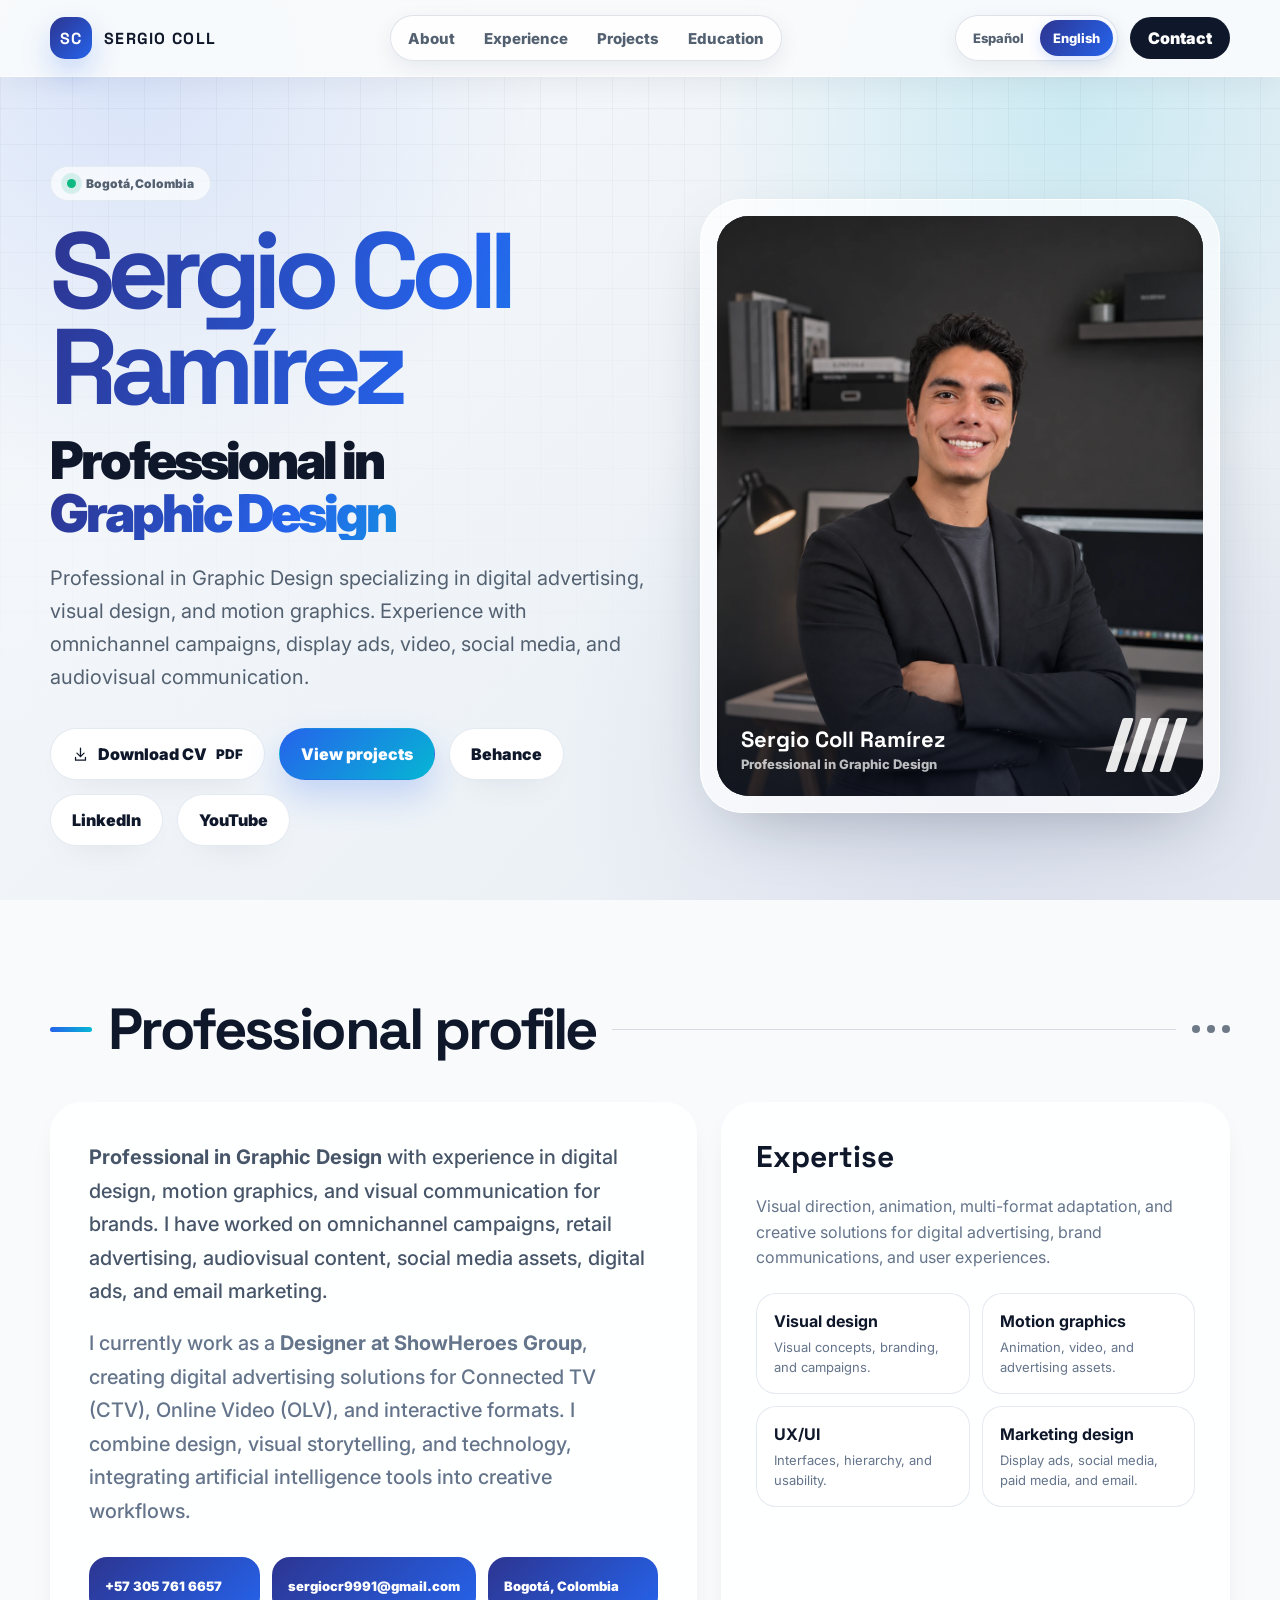
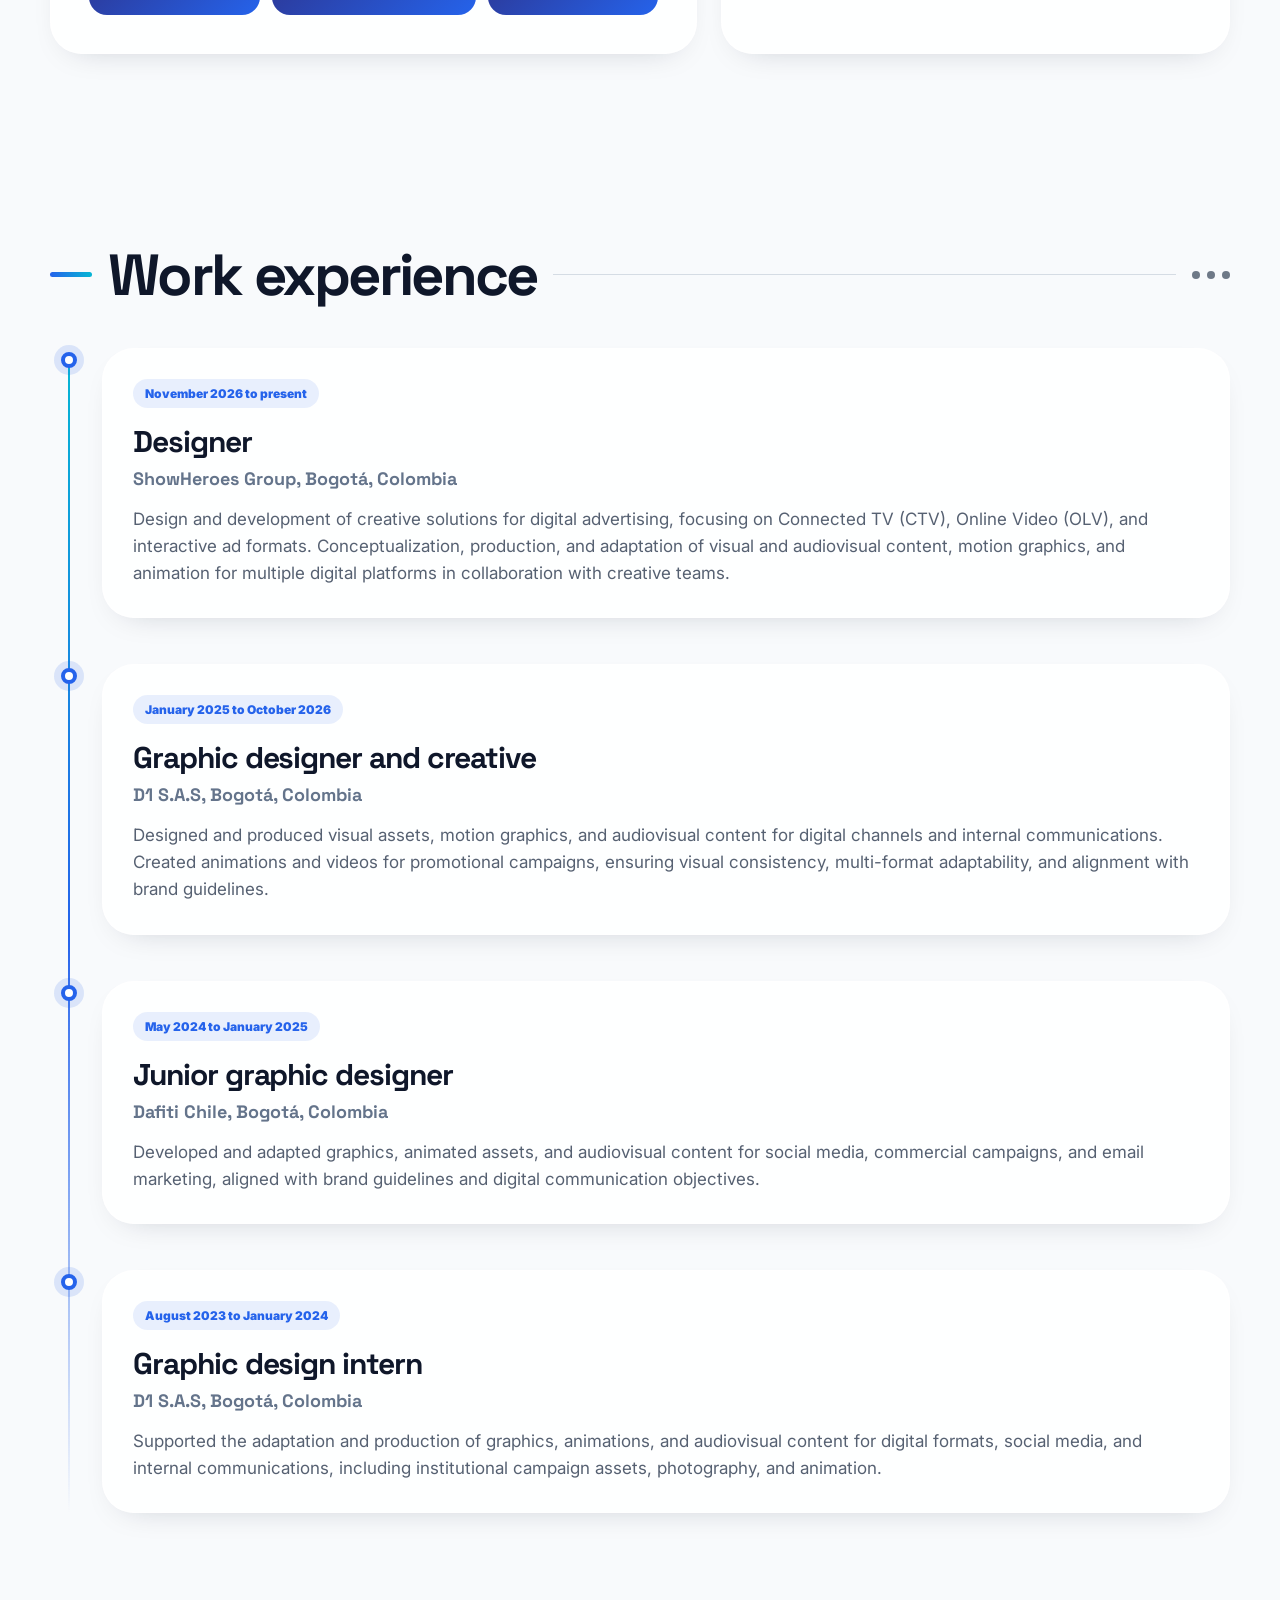
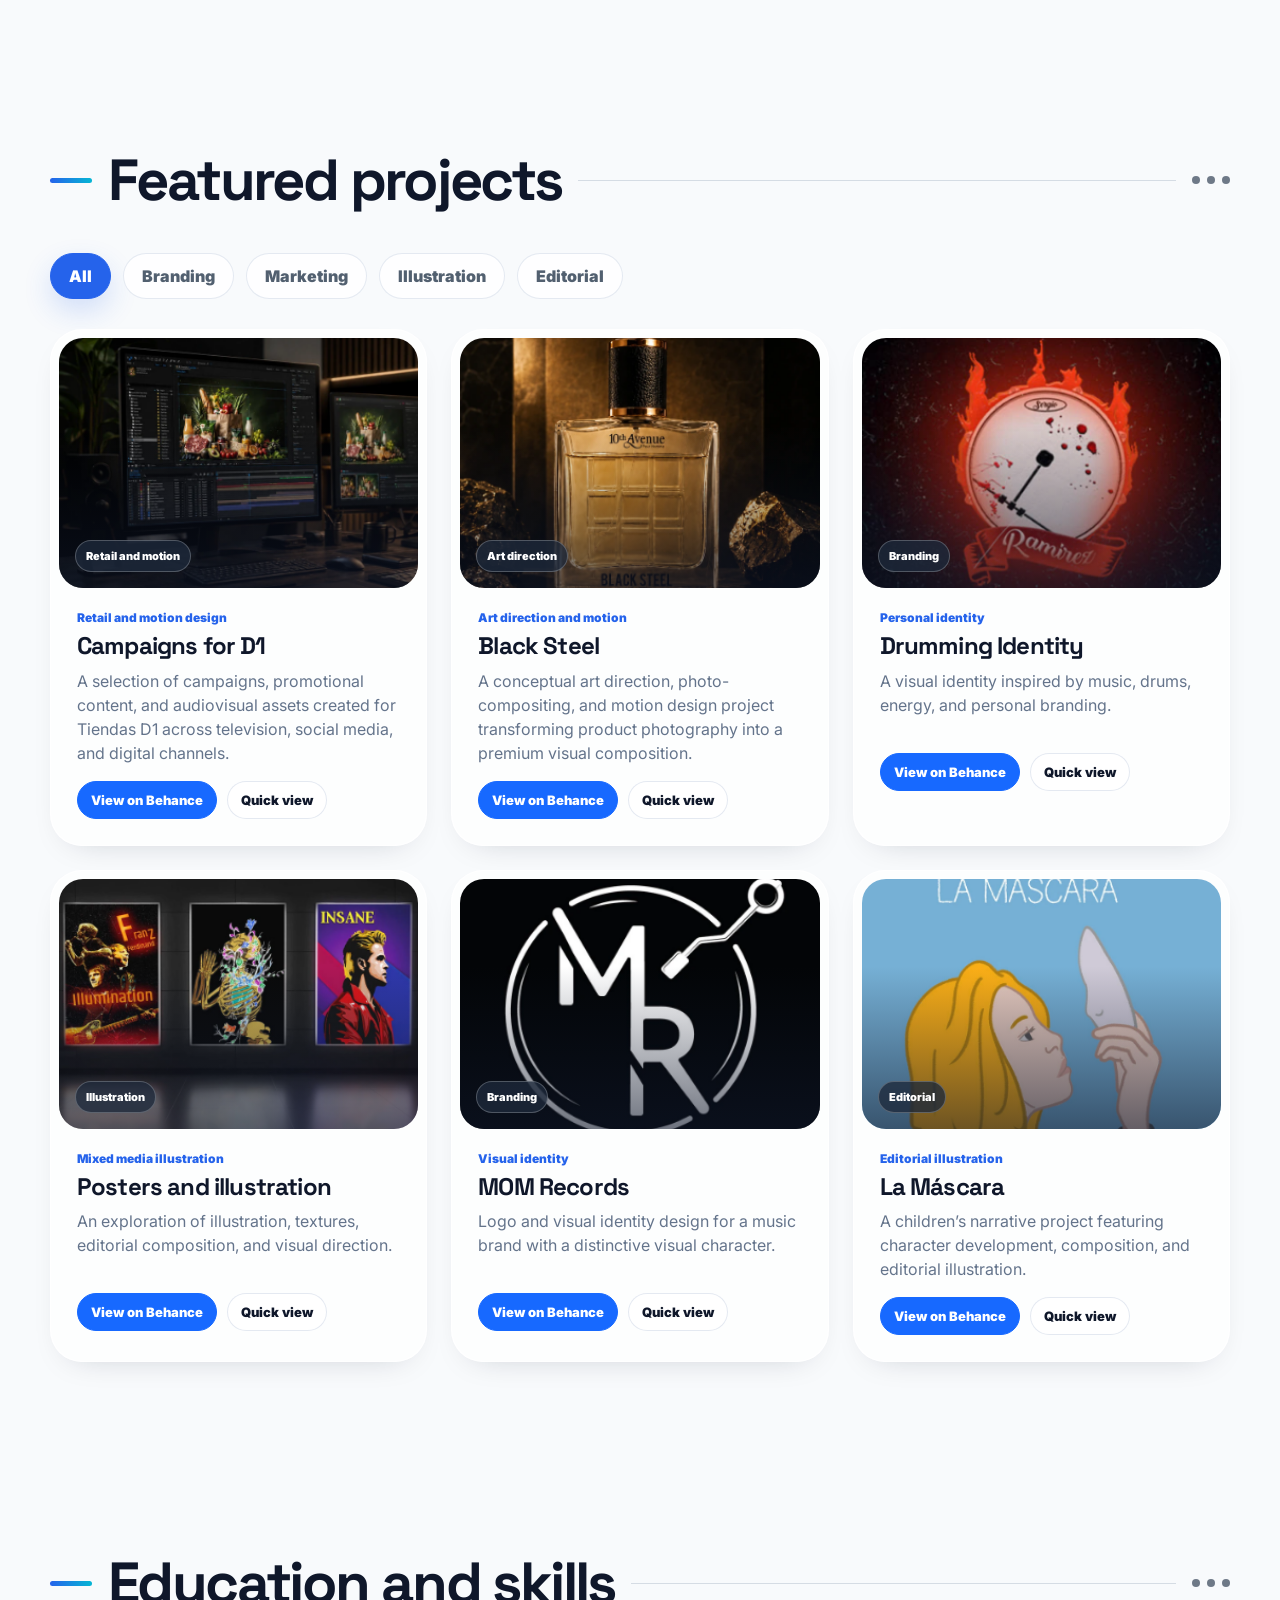
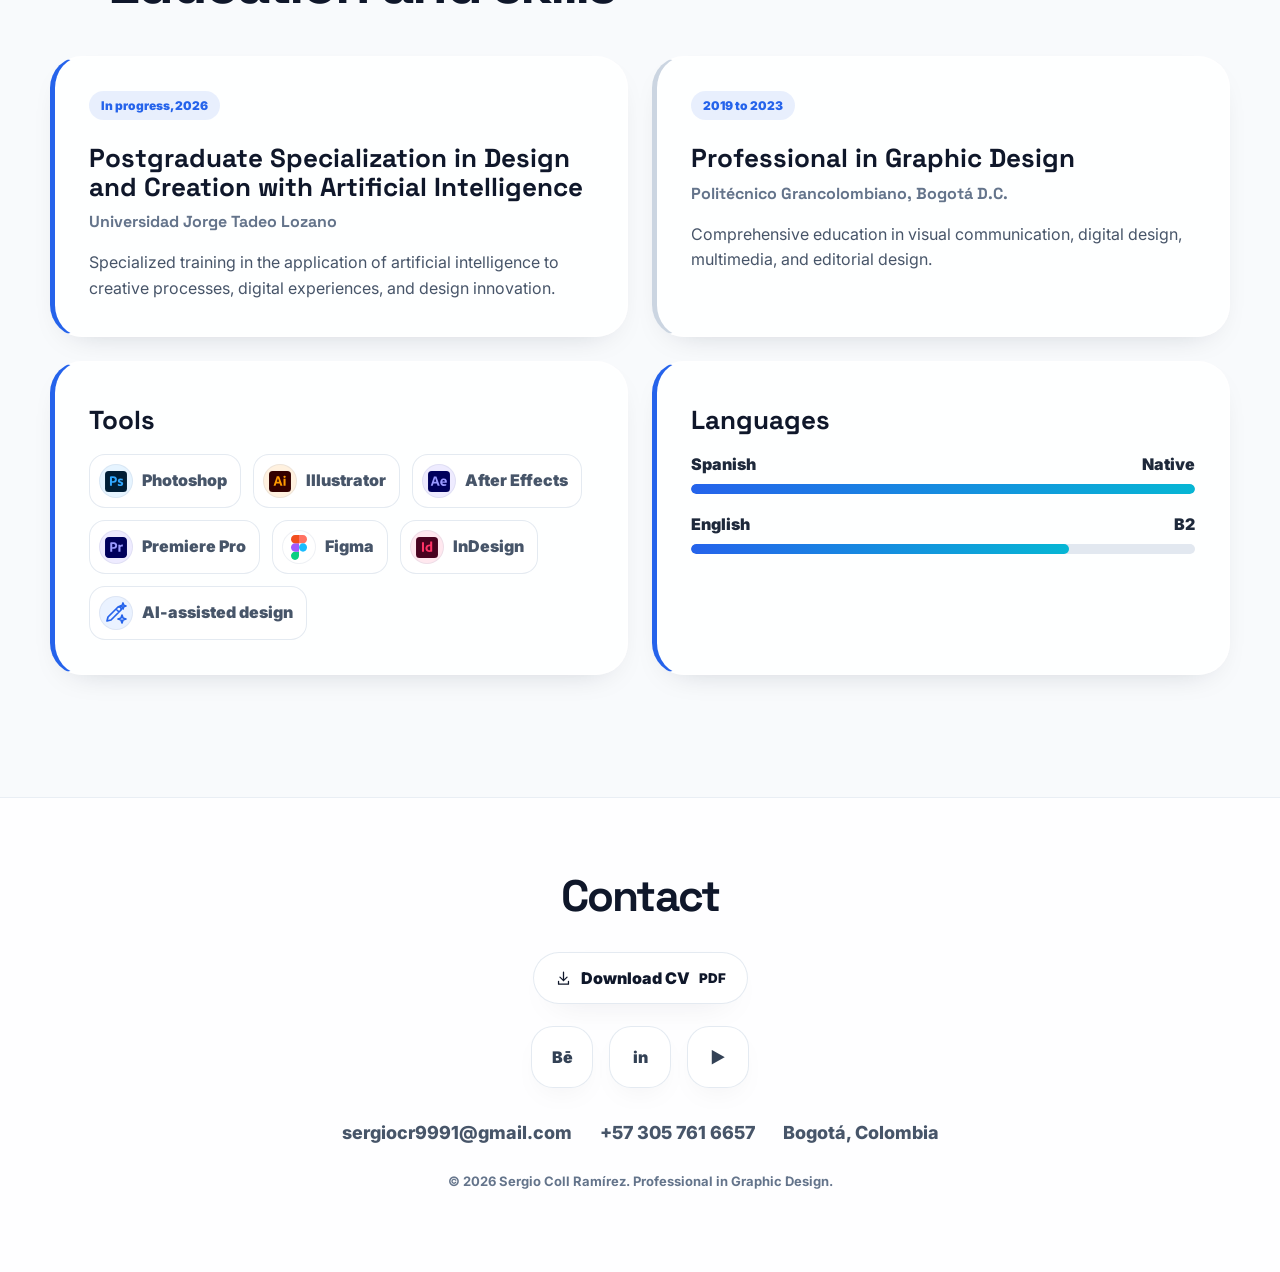
<file: en/index.html>
<!doctype html>
<html lang="en"><head>
<!-- Google Tag Manager -->
<script async src="https://www.googletagmanager.com/gtm.js?id=GTM-KQ28TPGJ"></script>
<script>
  window.dataLayer = window.dataLayer || [];
  function gtag(){dataLayer.push(arguments);}
  gtag('js', new Date());
</script>
<!-- End Google Tag Manager -->
<meta content="Sergio Coll Ramírez | Graphic Design Portfolio" property="og:title"/><meta content="Digital advertising, motion graphics, Connected TV, online video and interactive formats." property="og:description"/><meta content="website" property="og:type"/><meta content="#2563eb" name="theme-color"/><link href="https://sergiocr9991-beep.github.io/CV-Sergio-Coll/en/" rel="canonical"/><link href="https://sergiocr9991-beep.github.io/CV-Sergio-Coll/" hreflang="es" rel="alternate"/><link href="https://sergiocr9991-beep.github.io/CV-Sergio-Coll/en/" hreflang="en" rel="alternate"/><link href="https://fonts.googleapis.com" rel="preconnect"/><link crossorigin="crossorigin" href="https://fonts.gstatic.com" rel="preconnect"/><link href="https://fonts.googleapis.com/css2?family=Inter:wght@400;500;600;700;800;900&amp;family=Space+Grotesk:wght@500;600;700;800&amp;display=swap" rel="stylesheet"/><meta charset="utf-8"/><meta content="width=device-width, initial-scale=1.0" name="viewport"/><title>Sergio Coll Ramírez | Professional in Graphic Design</title><meta content="Portfolio of Sergio Coll Ramírez, Professional in Graphic Design and Designer at ShowHeroes Group. Digital advertising, motion graphics, video, interactive formats and visual design." name="description"/><style>
:root{--bg:#f8fafc;--ink:#0f172a;--text:#475569;--muted:#64748b;--line:rgba(148,163,184,.35);--glass:rgba(255,255,255,.72);--blue:#2563eb;--indigo:#2d3591;--cyan:#06b6d4;--shadow:0 24px 70px -28px rgba(15,23,42,.34);--soft:0 12px 34px -22px rgba(15,23,42,.28);--r:32px;--max:1180px}*{box-sizing:border-box}html{scroll-behavior:smooth}body{margin:0;font-family:Inter,system-ui,-apple-system,BlinkMacSystemFont,"Segoe UI",sans-serif;background:var(--bg);color:var(--text);overflow-x:hidden}body:before{content:"";position:fixed;inset:0;z-index:-3;background:radial-gradient(circle at 10% 8%,rgba(37,99,235,.14),transparent 30%),radial-gradient(circle at 84% 12%,rgba(6,182,212,.15),transparent 28%),radial-gradient(circle at 76% 82%,rgba(45,53,145,.1),transparent 34%),linear-gradient(135deg,#f8fafc,#edf2f7 58%,#e6ebf2)}body:after{content:"";position:fixed;inset:0;z-index:-2;pointer-events:none;background-image:linear-gradient(rgba(15,23,42,.045) 1px,transparent 1px),linear-gradient(90deg,rgba(15,23,42,.045) 1px,transparent 1px);background-size:36px 36px;mask-image:linear-gradient(to bottom,#000,rgba(0,0,0,.3),transparent 90%)}a{text-decoration:none;color:inherit}button{font:inherit}img{display:block;max-width:100%}h1,h2,h3,h4{font-family:"Space Grotesk",Inter,sans-serif;margin:0;color:var(--ink)}.progress{position:fixed;top:0;left:0;height:4px;width:0;background:linear-gradient(90deg,var(--blue),var(--cyan));z-index:100}.wrap{width:min(var(--max),calc(100% - 40px));margin:auto}.blob{position:fixed;border-radius:50%;filter:blur(70px);pointer-events:none;z-index:-1;opacity:.65}.b1{top:-16%;left:-8%;width:44vw;height:44vw;background:rgba(37,99,235,.16);animation:float 16s infinite alternate}.b2{right:-14%;bottom:-18%;width:54vw;height:54vw;background:rgba(6,182,212,.16);animation:float2 19s infinite alternate}@keyframes float{to{transform:translate(34px,48px) scale(1.08)}}@keyframes float2{to{transform:translate(-42px,-32px) scale(1.06)}}nav{position:fixed;top:0;left:0;right:0;z-index:80;background:rgba(248,250,252,.76);backdrop-filter:blur(18px);border-bottom:1px solid rgba(255,255,255,.72);box-shadow:0 8px 26px rgba(15,23,42,.05)}.nav-inner{height:76px;display:flex;align-items:center;justify-content:space-between;gap:24px}.logo{display:flex;align-items:center;gap:12px;font-family:"Space Grotesk";font-weight:800;letter-spacing:.08em;color:var(--ink)}.mark{width:42px;height:42px;border-radius:15px;background:linear-gradient(135deg,var(--indigo),var(--blue));display:grid;place-items:center;color:#fff;box-shadow:0 14px 30px rgba(37,99,235,.24)}.nav-links{display:flex;gap:26px;text-transform:uppercase;font-weight:900;font-size:13px;letter-spacing:.08em}.nav-links a{color:#526070;transition:.25s}.nav-links a:hover,.nav-links a.active{color:var(--blue)}.nav-cta{padding:11px 18px;border-radius:999px;background:var(--ink);color:#fff;font-weight:900}.hero{min-height:100vh;display:grid;grid-template-columns:1.05fr .95fr;gap:44px;align-items:center;padding-top:112px}.tagline{display:inline-flex;align-items:center;gap:10px;padding:9px 16px;margin-bottom:22px;border:1px solid rgba(226,232,240,.9);background:rgba(255,255,255,.66);border-radius:999px;box-shadow:var(--soft);font-size:12px;text-transform:uppercase;letter-spacing:.14em;font-weight:900;color:#526070}.tagline i{width:9px;height:9px;border-radius:50%;background:#10b981;box-shadow:0 0 0 6px rgba(16,185,129,.14)}h1{font-size:clamp(58px,8.4vw,112px);line-height:.9;letter-spacing:-.078em;margin-bottom:18px}.gradient-name{display:inline-block;background:linear-gradient(110deg,var(--indigo),var(--blue),var(--cyan),var(--blue),var(--indigo));background-size:280% auto;-webkit-background-clip:text;background-clip:text;-webkit-text-fill-color:transparent;animation:nameflow 5.8s linear infinite}@keyframes nameflow{to{background-position:280% center}}.role{font-size:clamp(26px,4.2vw,52px);line-height:1.02;letter-spacing:-.058em;font-weight:900;color:var(--ink);margin-bottom:22px}.role span{color:var(--blue)}.hero p{font-size:20px;line-height:1.65;max-width:700px;margin:0;color:#526070}.actions{display:flex;flex-wrap:wrap;gap:14px;margin-top:34px}.btn{display:inline-flex;align-items:center;gap:10px;border:1px solid rgba(226,232,240,.9);background:#fff;color:var(--ink);border-radius:999px;padding:15px 21px;font-weight:900;box-shadow:var(--soft);transition:.25s}.btn.primary{border-color:transparent;color:#fff;background:linear-gradient(135deg,var(--blue),var(--cyan));box-shadow:0 16px 34px rgba(37,99,235,.22)}.btn:hover,.project-links a:hover,.project-links button:hover{transform:translateY(-2px)}.hero-visual{position:relative;min-height:620px;display:grid;place-items:center}.profile-shell{width:min(520px,100%);padding:16px;border-radius:42px;background:rgba(255,255,255,.68);border:1px solid rgba(255,255,255,.9);box-shadow:var(--shadow);overflow:hidden}.profile-card{position:relative;min-height:580px;border-radius:32px;overflow:hidden;background:#0f172a}.profile-card img{width:100%;height:580px;object-fit:cover;object-position:center top}.profile-card:after{content:"";position:absolute;inset:0;background:linear-gradient(to bottom,transparent 50%,rgba(15,23,42,.68))}.profile-info{position:absolute;left:24px;right:24px;bottom:24px;z-index:2;display:flex;justify-content:space-between;align-items:end;color:#fff;gap:18px}.profile-info b{display:block;font-family:"Space Grotesk";font-size:22px;line-height:1}.profile-info span{display:block;margin-top:6px;color:rgba(255,255,255,.72);font-size:13px;font-weight:800}.stripes{display:flex;gap:7px}.stripes i{width:11px;height:54px;background:#fff;opacity:.9;transform:skew(-18deg);border-radius:2px}.float-card{position:absolute;padding:14px 18px;border-radius:18px;background:rgba(255,255,255,.82);backdrop-filter:blur(16px);border:1px solid rgba(255,255,255,.9);box-shadow:var(--soft);font-size:13px;font-weight:900;color:var(--ink);animation:chipfloat 5s ease-in-out infinite alternate}.fc1{left:-8px;top:92px}.fc2{right:-8px;bottom:128px;animation-delay:.8s}@keyframes chipfloat{to{transform:translateY(-15px)}}.section{padding:92px 0}.section-head{display:flex;align-items:center;gap:16px;margin-bottom:36px}.section-head .line{width:42px;height:5px;border-radius:99px;background:linear-gradient(90deg,var(--blue),var(--cyan))}.section-head h2{font-size:clamp(36px,5vw,58px);letter-spacing:-.055em}.section-head .rule{height:1px;flex:1;background:var(--line)}.section-head .dots{display:flex;gap:7px}.section-head .dots i{width:8px;height:8px;border-radius:50%;background:#334155;opacity:.7}.glass{background:var(--glass);backdrop-filter:blur(18px);border:1px solid rgba(255,255,255,.86);box-shadow:var(--soft);border-radius:var(--r)}.profile-grid{display:grid;grid-template-columns:1.12fr .88fr;gap:24px}.profile-text{padding:38px}.profile-text p{font-size:20px;line-height:1.68;margin:0;color:#475569;font-weight:500}.profile-text p+p{margin-top:18px;color:#64748b}.contact-strip{display:grid;grid-template-columns:repeat(3,1fr);gap:12px;margin-top:28px}.chip{min-height:58px;display:flex;align-items:center;gap:10px;padding:14px 16px;border-radius:18px;background:linear-gradient(135deg,var(--indigo),var(--blue));color:#fff;font-size:13px;font-weight:900}.capabilities{padding:34px}.capabilities h3{font-size:30px;margin-bottom:18px}.capabilities p{margin:0 0 22px;line-height:1.6;color:#64748b}.cap-grid{display:grid;grid-template-columns:1fr 1fr;gap:12px}.cap{padding:17px;border-radius:20px;border:1px solid rgba(226,232,240,.9);background:rgba(255,255,255,.72)}.cap b{display:block;color:var(--ink);margin-bottom:5px}.cap span{font-size:13px;color:#64748b}.timeline{position:relative;margin-left:18px;padding-left:34px}.timeline:before{content:"";position:absolute;left:0;top:8px;bottom:0;width:2px;background:linear-gradient(to bottom,var(--cyan),var(--blue),transparent)}.job{position:relative;margin-bottom:46px}.dot{position:absolute;left:-41px;top:4px;width:16px;height:16px;border-radius:50%;background:#fff;border:4px solid var(--blue);box-shadow:0 0 0 7px rgba(37,99,235,.14);transition:.25s}.job:hover .dot{transform:scale(1.18);border-color:var(--cyan)}.job-card{padding:30px}.pill{display:inline-flex;padding:7px 12px;border-radius:999px;background:rgba(37,99,235,.1);color:var(--blue);font-size:12px;font-weight:900;text-transform:uppercase;letter-spacing:.12em;margin-bottom:14px}.job-card h3{font-size:30px;letter-spacing:-.035em;margin-bottom:6px}.job-card h4{font-size:18px;color:#64748b;font-weight:800;margin:0 0 16px}.job-card p{margin:0;color:#566172;line-height:1.6;font-size:17px}.filters{display:flex;flex-wrap:wrap;gap:12px;margin-bottom:30px}.filter{border:1px solid rgba(226,232,240,.92);background:rgba(255,255,255,.76);color:#526070;cursor:pointer;border-radius:999px;padding:12px 18px;font-weight:900;transition:.25s}.filter.active{color:#fff;background:var(--blue);border-color:var(--blue);box-shadow:0 12px 28px rgba(37,99,235,.18)}.projects{display:grid;grid-template-columns:repeat(3,1fr);gap:24px}.project-card{border-radius:32px;padding:8px;background:rgba(255,255,255,.74);border:1px solid rgba(255,255,255,.9);box-shadow:var(--soft);overflow:hidden;transition:.25s}.project-click{display:block;width:100%;padding:0;border:0;background:transparent;text-align:left;cursor:pointer;color:inherit}.project-media{position:relative;height:250px;margin:0;border-radius:24px;overflow:hidden;background:#0f172a}.project-media img{width:100%;height:100%;object-fit:cover;transition:transform .55s}.project-card:hover .project-media img{transform:scale(1.07)}.project-media:after{content:"";position:absolute;inset:0;background:linear-gradient(to bottom,transparent 35%,rgba(15,23,42,.6))}.project-media figcaption{position:absolute;left:16px;bottom:16px;z-index:2;color:#fff;font-size:11px;font-weight:900;text-transform:uppercase;letter-spacing:.15em;background:rgba(255,255,255,.16);border:1px solid rgba(255,255,255,.23);backdrop-filter:blur(14px);padding:8px 10px;border-radius:999px}.project-body{padding:22px 18px 16px}.project-body p{margin:0 0 8px;color:var(--blue);font-weight:900;font-size:12px;letter-spacing:.12em;text-transform:uppercase}.project-body h3{font-size:24px;line-height:1.06;letter-spacing:-.035em;margin-bottom:10px}.project-body span{display:block;color:#64748b;line-height:1.5;min-height:68px}.project-links{display:flex;gap:10px;padding:0 18px 18px}.project-links a,.project-links button{border:1px solid rgba(226,232,240,.92);background:#fff;color:#0f172a;border-radius:999px;padding:10px 13px;font-weight:900;font-size:13px;cursor:pointer;transition:.2s}.project-links a:first-child{background:#1769ff;color:white;border-color:#1769ff}.education,.skills{display:grid;grid-template-columns:1fr 1fr;gap:24px}.edu,.skill-card{padding:34px;border-left:5px solid var(--blue)}.edu.secondary{border-left-color:#cbd5e1}.edu h3,.skill-card h3{font-size:26px;line-height:1.1;margin:10px 0}.edu h4{margin:0 0 18px;color:#64748b;font-weight:800}.edu p{line-height:1.6;margin:0}.badges{display:flex;flex-wrap:wrap;gap:12px;margin-top:20px}.badge{padding:12px 16px;border-radius:16px;background:rgba(255,255,255,.76);border:1px solid rgba(226,232,240,.9);font-weight:900;color:#475569}.lang{margin-top:20px}.lang-row{display:flex;justify-content:space-between;font-weight:900;color:#1e293b;margin-bottom:10px}.bar{height:10px;border-radius:99px;background:#e2e8f0;overflow:hidden}.bar i{display:block;height:100%;background:linear-gradient(90deg,var(--blue),var(--cyan));border-radius:inherit}footer{margin-top:30px;border-top:1px solid rgba(226,232,240,.75);background:rgba(255,255,255,.56);backdrop-filter:blur(18px)}.footer{padding:70px 0;text-align:center}.footer h2{font-size:44px;letter-spacing:-.045em;margin-bottom:28px}.socials{display:flex;justify-content:center;gap:16px;margin-bottom:34px}.social{width:62px;height:62px;border-radius:22px;display:grid;place-items:center;background:#fff;border:1px solid rgba(226,232,240,.9);box-shadow:var(--soft);font-weight:900;color:#334155;transition:.25s}.social:hover{transform:translateY(-5px)}.beh:hover{background:#1769ff;color:#fff}.in:hover{background:#0a66c2;color:#fff}.footer-contact{display:flex;flex-wrap:wrap;justify-content:center;gap:18px;font-size:18px;font-weight:800;color:#475569}.footer-contact a{position:relative}.footer-contact a:after{content:"";position:absolute;left:0;right:100%;bottom:-6px;height:2px;background:var(--blue);transition:.25s}.footer-contact a:hover:after{right:0}.copy{margin-top:30px;color:#64748b;font-size:13px;font-weight:700}.modal{position:fixed;inset:0;display:none;place-items:center;padding:24px;z-index:120;background:rgba(15,23,42,.7);backdrop-filter:blur(10px)}.modal.open{display:grid}.modal-card{width:min(940px,96vw);background:#fff;border-radius:32px;overflow:hidden;box-shadow:0 40px 100px rgba(0,0,0,.35)}.modal-img{height:430px;background:#0f172a}.modal-img img{width:100%;height:100%;object-fit:cover}.modal-body{padding:28px}.modal-close{float:right;width:42px;height:42px;border:0;border-radius:50%;background:#eef2f7;color:#0f172a;font-size:22px;font-weight:900;cursor:pointer}.modal-body h3{font-size:34px;letter-spacing:-.04em;margin:0 52px 8px 0}.modal-body .meta{color:var(--blue);font-weight:900;text-transform:uppercase;letter-spacing:.1em;font-size:12px}.modal-body p{line-height:1.6;color:#64748b}.reveal,.reveal-card{opacity:0;transform:translateY(28px);transition:opacity .75s cubic-bezier(.16,1,.3,1),transform .75s cubic-bezier(.16,1,.3,1)}.reveal.active,.reveal-card.active{opacity:1;transform:translateY(0)}.delay1{transition-delay:.12s}.delay2{transition-delay:.24s}@media(max-width:980px){.hero,.profile-grid,.education,.skills{grid-template-columns:1fr}.hero{padding-top:128px;min-height:auto}.hero-copy{text-align:center}.hero p{margin:auto}.actions{justify-content:center}.hero-visual{min-height:auto}.projects{grid-template-columns:1fr 1fr}.contact-strip{grid-template-columns:1fr}}@media(max-width:720px){.wrap{width:min(100% - 28px,var(--max))}.nav-links{display:none}.nav-inner{height:68px}.hero h1{font-size:56px}.role{font-size:32px}.hero p,.profile-text p{font-size:17px}.profile-card,.profile-card img{height:450px;min-height:0}.float-card{display:none}.section{padding:70px 0}.section-head h2{font-size:36px}.section-head .rule,.section-head .dots{display:none}.projects{grid-template-columns:1fr}.cap-grid{grid-template-columns:1fr}.footer-contact{flex-direction:column;font-size:16px}.modal-img{height:300px}}
\n.yt:hover{background:#ff0033;color:white}\n
/* PERF: the same visual language, without expensive continuous backdrop/blur repainting. */
body{background:radial-gradient(ellipse at 12% 4%,rgba(37,99,235,.11),transparent 34%),radial-gradient(ellipse at 87% 22%,rgba(6,182,212,.09),transparent 37%),linear-gradient(135deg,#f8fafc 0%,#edf2f7 60%,#e6ebf2 100%);}
body::before,body::after,.blob{display:none!important;animation:none!important;filter:none!important;}
nav{background:rgba(248,250,252,.97);backdrop-filter:none!important;-webkit-backdrop-filter:none!important;}
.glass{background:rgba(255,255,255,.87);backdrop-filter:none!important;-webkit-backdrop-filter:none!important;}
.project-media figcaption{background:rgba(30,41,59,.78);backdrop-filter:none!important;-webkit-backdrop-filter:none!important;}
footer{background:rgba(255,255,255,.76);backdrop-filter:none!important;-webkit-backdrop-filter:none!important;}
.float-card{backdrop-filter:none!important;-webkit-backdrop-filter:none!important;}
.gradient-name{animation:none!important;background-position:35% center;}
.progress{width:100%!important;transform:scaleX(0);transform-origin:left center;will-change:transform;}
.profile-shell{max-width:520px;}
.profile-card{isolation:isolate;}
.profile-card img{display:block;width:100%;height:580px;object-fit:cover;object-position:center 38%;}
.profile-info{pointer-events:none;}
.reveal,.reveal-card{transition-duration:.38s!important;}
@media(max-width:720px){.profile-card,.profile-card img{height:450px;min-height:0;}.profile-info{left:18px;right:18px;bottom:18px}.profile-info b{font-size:19px}.stripes i{height:42px;width:9px;}}
@media(prefers-reduced-motion:reduce){html{scroll-behavior:auto!important}*,*::before,*::after{animation:none!important;transition:none!important} .reveal,.reveal-card{opacity:1!important;transform:none!important}}

@media(hover:hover){.project-card:hover .project-media img{transform:scale(1.025);}}

.profile-info b{font-family:"Space Grotesk",Inter,system-ui,-apple-system,"Segoe UI",sans-serif;}

/* Selector de idioma: misma identidad visual del portafolio */
.nav-actions{display:flex;align-items:center;gap:12px;flex-shrink:0}
.language-switch{display:inline-flex;align-items:center;padding:4px;gap:3px;border-radius:999px;border:1px solid rgba(148,163,184,.3);background:rgba(255,255,255,.85);box-shadow:0 7px 22px rgba(15,23,42,.07)}
.lang-option{display:inline-flex;justify-content:center;align-items:center;min-height:36px;padding:8px 13px;border-radius:999px;font-family:Inter,system-ui,sans-serif;font-size:13px;letter-spacing:0;font-weight:800;white-space:nowrap;color:#526070;text-decoration:none;transition:background-color .2s ease,color .2s ease}
.lang-option:hover:not(.is-current){background:rgba(37,99,235,.09);color:var(--blue)}
.lang-option.is-current{color:#fff;background:linear-gradient(120deg,var(--indigo),var(--blue));box-shadow:0 4px 13px rgba(37,99,235,.18);pointer-events:none}
.lang-option:focus-visible{outline:3px solid var(--cyan);outline-offset:2px}
@media(max-width:900px){.nav-inner{gap:12px}.nav-links{gap:14px}.nav-actions{gap:8px}}
@media(max-width:700px){.nav-cta{padding:9px 12px;font-size:12px}.language-switch{padding:3px}.lang-option{min-height:32px;padding:7px 10px;font-size:12px}}
@media(max-width:520px){.logo>span:last-child{display:none}.nav-inner{gap:8px}.nav-actions{gap:7px}.nav-cta{padding:8px 11px}}
@media(max-width:365px){.lang-option{padding:7px 8px;font-size:11px}.nav-cta{padding:8px 9px}}
@media(prefers-reduced-motion:reduce){.lang-option{transition:none}}
</style><link rel="stylesheet" href="../assets/portfolio-shared.css?v=10"><style>
/* Direct, language-specific PDF download. */
.cv-download{display:inline-flex;align-items:center;justify-content:center;gap:9px}.cv-download svg{flex:none}.cv-download:focus-visible{outline:3px solid #60a5fa;outline-offset:4px}.footer .cv-download{margin:0 0 22px}
</style></head><body>
<div id="signature-intro" aria-hidden="true"><div class="signature-intro-inner"><div class="signature-intro-seal"><svg class="signature-intro-ink" xmlns="http://www.w3.org/2000/svg" viewBox="0 0 620 365" role="img" aria-label="Firma Sergio Coll">
<defs><linearGradient id="blue" x1="0" x2="1" y1="0" y2="0"><stop stop-color="#2d3591"/><stop offset=".6" stop-color="#2563eb"/><stop offset="1" stop-color="#06b6d4"/></linearGradient><mask id="pen-reveal" maskUnits="userSpaceOnUse" maskContentUnits="userSpaceOnUse" x="0" y="0" width="620" height="365"><rect width="620" height="365" fill="#000"/><path d="M220 18 C216 44 217 82 220 133" pathLength="100" class="ink-gesture" data-letter="S" data-delay="120" data-duration="60" stroke="white" stroke-width="20" stroke-linecap="round" stroke-linejoin="round" fill="none"/><path d="M220 134 C202 100 178 68 157 64 C140 58 115 94 120 114 C123 149 188 180 234 208 C260 225 265 234 261 246 C247 275 140 321 38 354 C14 361 5 350 14 339 C48 302 164 245 244 212" pathLength="100" class="ink-gesture" data-letter="S" data-delay="180" data-duration="300" stroke="white" stroke-width="20" stroke-linecap="round" stroke-linejoin="round" fill="none"/><path d="M244 212 C303 190 379 162 423 140" pathLength="100" class="ink-gesture" data-letter="S" data-delay="480" data-duration="75" stroke="white" stroke-width="20" stroke-linecap="round" stroke-linejoin="round" fill="none"/><path d="M371 46 C349 45 319 72 302 98 C289 115 279 138 288 151 C301 169 346 142 381 119 C406 103 406 85 414 89 C424 94 420 109 412 120 C399 135 391 129 394 116" pathLength="100" class="ink-gesture" data-letter="Coll" data-delay="555" data-duration="200" stroke="white" stroke-width="20" stroke-linecap="round" stroke-linejoin="round" fill="none"/><path d="M450 12 C440 61 424 101 414 153 C405 188 391 240 379 303" pathLength="100" class="ink-gesture" data-letter="Coll" data-delay="755" data-duration="100" stroke="white" stroke-width="20" stroke-linecap="round" stroke-linejoin="round" fill="none"/><path d="M378 303 C381 288 390 263 397 242 C407 209 423 163 428 142 C438 97 458 48 469 12" pathLength="100" class="ink-gesture" data-letter="Coll" data-delay="855" data-duration="100" stroke="white" stroke-width="20" stroke-linecap="round" stroke-linejoin="round" fill="none"/><path d="M186 41 C274 20 393 7 489 7 C567 5 594 15 597 28 C600 43 511 105 427 166" pathLength="100" class="ink-gesture" data-letter="R" data-delay="955" data-duration="140" stroke="white" stroke-width="20" stroke-linecap="round" stroke-linejoin="round" fill="none"/><path d="M420 176 C403 191 373 211 359 225 C354 233 377 220 412 210" pathLength="100" class="ink-gesture" data-letter="R" data-delay="1095" data-duration="50" stroke="white" stroke-width="20" stroke-linecap="round" stroke-linejoin="round" fill="none"/><path d="M404 215 C451 191 517 191 613 201" pathLength="100" class="ink-gesture" data-letter="R" data-delay="1145" data-duration="55" stroke="white" stroke-width="20" stroke-linecap="round" stroke-linejoin="round" fill="none"/></mask></defs>

<path fill="url(#blue)" fill-rule="evenodd" mask="url(#pen-reveal)" d="M599,22 592,15 582,11 578,11 573,9 566,9 559,7 535,6 534,5 507,5 506,4 456,4 455,5 444,4 443,5 428,5 427,6 417,6 416,7 400,7 390,9 377,9 369,11 358,11 350,13 341,13 340,14 304,18 298,20 280,22 275,24 269,24 264,26 258,26 252,28 245,28 241,30 234,30 228,32 225,32 223,30 225,17 221,16 218,22 217,31 214,34 192,37 183,40 184,43 200,41 206,39 213,39 214,38 216,40 216,46 215,47 215,84 216,85 216,104 218,112 218,121 217,122 207,101 193,82 184,73 173,65 167,62 159,60 154,60 142,64 129,76 124,84 119,96 119,100 117,105 117,117 123,133 131,144 142,155 163,170 230,207 235,212 228,216 188,232 156,247 149,249 147,251 134,256 119,264 117,264 61,294 25,319 10,334 5,342 4,346 5,354 11,359 16,359 17,360 33,359 49,355 83,342 85,340 97,336 104,332 142,317 149,313 154,312 166,306 178,302 185,298 201,292 218,283 220,283 239,272 250,264 258,256 263,247 264,234 260,225 252,215 254,213 331,182 336,179 346,176 351,173 393,157 421,144 423,141 420,139 420,135 424,121 424,116 427,107 427,103 429,99 431,87 439,61 439,57 441,53 448,25 450,12 453,10 464,10 466,13 460,25 452,49 447,70 445,73 445,77 441,87 441,91 432,119 428,135 428,140 426,144 426,153 422,165 416,173 372,206 355,222 355,227 357,229 363,229 395,216 398,216 402,214 405,215 405,219 403,222 401,231 399,234 390,262 386,270 384,278 378,292 378,295 376,298 376,307 380,308 384,302 386,293 405,244 410,229 410,226 414,217 414,214 419,209 423,209 437,205 443,205 448,203 456,203 462,201 475,201 484,199 545,199 546,200 557,200 558,201 590,201 591,202 614,201 613,199 588,194 564,193 563,192 530,192 529,191 473,192 472,193 464,193 463,194 455,194 454,195 436,197 422,201 419,200 426,177 434,168 443,162 510,108 553,77 581,55 591,45 597,37 597,35 599,33Z M256,232 257,236 256,244 252,251 245,258 224,272 202,283 49,346 26,352 15,352 12,350 12,345 16,339 30,325 43,315 76,294 122,270 124,270 139,262 150,258 177,245 234,222 241,218 245,218 251,224Z M415,185 411,200 408,204 385,211 379,214 377,213 413,184Z M412,93 414,95 414,106 407,119 400,125 397,122 397,113 402,103 409,96 409,94Z M441,12 439,25 437,29 435,41 433,45 430,60 428,64 422,88 420,89 416,85 406,85 402,87 397,93 396,100 390,113 387,113 378,117 363,128 343,140 320,150 308,153 298,153 295,152 289,146 288,143 288,130 291,120 296,110 311,90 327,74 343,62 359,54 368,51 382,52 384,50 384,47 379,43 368,43 360,45 344,52 331,60 313,75 302,87 289,105 283,117 279,131 279,143 283,153 290,159 299,162 316,161 319,159 323,159 336,154 364,139 388,121 390,122 391,127 393,130 396,132 403,132 407,130 413,124 414,125 414,141 412,143 406,144 397,148 394,148 352,165 347,166 342,169 293,188 247,208 243,208 228,198 180,172 159,159 147,150 136,139 127,125 124,110 125,109 126,98 132,85 136,79 144,71 150,68 157,67 158,68 163,68 174,74 194,93 203,105 215,132 220,136 224,133 224,114 223,113 222,85 221,84 221,48 222,47 222,39 224,37 257,32 263,30 269,30 275,28 281,28 287,26 294,26 300,24 322,22 329,20 339,20 346,18 356,18 365,16 398,14 399,13 425,12 426,11 440,11Z M593,24 594,28 591,35 574,52 512,97 434,159 433,158 460,59 472,25 474,12 476,10 535,11 536,12 559,13 560,14 578,16 590,21Z"/></svg></div><p class="signature-intro-wordmark">SERGIO COLL</p></div></div>
<script src="../assets/portfolio-shared.js?v=3"></script>

<div class="blob b1"></div><div class="blob b2"></div><div class="progress" id="progress"></div>
<nav><div class="wrap nav-inner"><a class="logo" href="#inicio"><span class="mark">SC</span><span>SERGIO COLL</span></a><div class="nav-links"><a href="#perfil">About</a><a href="#experiencia">Experience</a><a href="#proyectos">Projects</a><a href="#educacion">Education</a></div><div class="nav-actions"><div class="language-switch" role="group" aria-label="Choose language"><a class="lang-option" href="../" lang="es" aria-label="Switch to Spanish">Español</a><a class="lang-option is-current" href="./" lang="en" aria-current="page" aria-label="English, current language">English</a></div><a class="nav-cta" href="#contacto">Contact</a></div></div></nav>
<header class="wrap hero" id="inicio"><div class="hero-copy reveal"><div class="tagline"><i></i>Bogotá, Colombia</div><h1><span class="gradient-name">Sergio Coll Ramírez</span></h1><div class="role">Professional in<br/><span>Graphic Design</span></div><p>Professional in Graphic Design specializing in digital advertising, visual design, and motion graphics. Experience with omnichannel campaigns, display ads, video, social media, and audiovisual communication.</p><div class="actions"><a class="btn cv-download" href="../assets/cv/Sergio-Coll-Ramirez-CV-EN.pdf?v=20261113-readability3" download="Sergio-Coll-Ramirez-CV-EN.pdf" type="application/pdf" data-cv-language="en" data-download-location="hero" aria-label="Download CV (PDF)"><svg aria-hidden="true" width="17" height="17" viewBox="0 0 24 24" fill="none" stroke="currentColor" stroke-width="1.8" stroke-linecap="round" stroke-linejoin="round"><path d="M12 3v12m-5-5 5 5 5-5M5 16v4h14v-4"/></svg><span>Download CV</span><small>PDF</small></a><a class="btn primary" href="#proyectos">View projects</a><a class="btn" href="https://www.behance.net/Sergio_cr" rel="noopener" target="_blank">Behance</a><a class="btn" href="https://www.linkedin.com/in/sergiocr99/" rel="noopener" target="_blank">LinkedIn</a><a class="btn" href="https://www.youtube.com/@sergioramirez6791/videos" rel="noopener" target="_blank">YouTube</a></div></div><div class="hero-visual reveal delay1">
<div class="profile-shell">
<div class="profile-card">
<img alt="Sergio Coll Ramírez, professional portrait" decoding="async" fetchpriority="high" height="1350" id="main-profile-photo" src="../assets/sergio-portrait-retouched.webp" width="1080"/>
<div class="profile-info">
<div><b>Sergio Coll Ramírez</b><span>Professional in Graphic Design</span></div>
<div aria-hidden="true" class="stripes"><i></i><i></i><i></i><i></i></div>
</div>
</div>
</div>
</div></header>
<main>
<section class="wrap section" id="perfil"><div class="section-head reveal"><span class="line"></span><h2>Professional profile</h2><span class="rule"></span><span class="dots"><i></i><i></i><i></i></span></div><div class="profile-grid"><div class="glass profile-text reveal"><p><strong>Professional in Graphic Design</strong> with experience in digital design, motion graphics, and visual communication for brands. I have worked on omnichannel campaigns, retail advertising, audiovisual content, social media assets, digital ads, and email marketing.</p><p>I currently work as a <strong>Designer at ShowHeroes Group</strong>, creating digital advertising solutions for Connected TV (CTV), Online Video (OLV), and interactive formats. I combine design, visual storytelling, and technology, integrating artificial intelligence tools into creative workflows.</p><div class="contact-strip"><a class="chip" data-copy="+57 305 7616657" href="#">+57 305 761 6657</a><a class="chip" data-copy="sergiocr9991@gmail.com" href="#">sergiocr9991@gmail.com</a><span class="chip">Bogotá, Colombia</span></div></div><div class="glass capabilities reveal delay1"><h3>Expertise</h3><p>Visual direction, animation, multi-format adaptation, and creative solutions for digital advertising, brand communications, and user experiences.</p><div class="cap-grid"><div class="cap"><b>Visual design</b><span>Visual concepts, branding, and campaigns.</span></div><div class="cap"><b>Motion graphics</b><span>Animation, video, and advertising assets.</span></div><div class="cap"><b>UX/UI</b><span>Interfaces, hierarchy, and usability.</span></div><div class="cap"><b>Marketing design</b><span>Display ads, social media, paid media, and email.</span></div></div></div></div></section>
<section class="wrap section" id="experiencia"><div class="section-head reveal"><span class="line"></span><h2>Work experience</h2><span class="rule"></span><span class="dots"><i></i><i></i><i></i></span></div><div class="timeline"><article class="job reveal"><span class="dot"></span><div class="glass job-card"><span class="pill">November 2026 to present</span><h3>Designer</h3><h4>ShowHeroes Group, Bogotá, Colombia</h4><p>Design and development of creative solutions for digital advertising, focusing on Connected TV (CTV), Online Video (OLV), and interactive ad formats. Conceptualization, production, and adaptation of visual and audiovisual content, motion graphics, and animation for multiple digital platforms in collaboration with creative teams.</p></div></article><article class="job reveal"><span class="dot"></span><div class="glass job-card"><span class="pill">January 2025 to October 2026</span><h3>Graphic designer and creative</h3><h4>D1 S.A.S, Bogotá, Colombia</h4><p>Designed and produced visual assets, motion graphics, and audiovisual content for digital channels and internal communications. Created animations and videos for promotional campaigns, ensuring visual consistency, multi-format adaptability, and alignment with brand guidelines.</p></div></article><article class="job reveal delay1"><span class="dot"></span><div class="glass job-card"><span class="pill">May 2024 to January 2025</span><h3>Junior graphic designer</h3><h4>Dafiti Chile, Bogotá, Colombia</h4><p>Developed and adapted graphics, animated assets, and audiovisual content for social media, commercial campaigns, and email marketing, aligned with brand guidelines and digital communication objectives.</p></div></article><article class="job reveal delay2"><span class="dot"></span><div class="glass job-card"><span class="pill">August 2023 to January 2024</span><h3>Graphic design intern</h3><h4>D1 S.A.S, Bogotá, Colombia</h4><p>Supported the adaptation and production of graphics, animations, and audiovisual content for digital formats, social media, and internal communications, including institutional campaign assets, photography, and animation.</p></div></article></div></section>
<section class="wrap section" id="proyectos"><div class="section-head reveal"><span class="line"></span><h2>Featured projects</h2><span class="rule"></span><span class="dots"><i></i><i></i><i></i></span></div><div class="filters reveal"><button class="filter active" data-filter="all">All</button><button class="filter" data-filter="Branding">Branding</button><button class="filter" data-filter="Marketing">Marketing</button><button class="filter" data-filter="Illustration">Illustration</button><button class="filter" data-filter="Editorial">Editorial</button></div><div class="projects"><article class="project-card reveal-card" data-category="Marketing" data-desc="A selection of campaigns, promotional content, and audiovisual assets created for Tiendas D1 across television, social media, and digital channels." data-title="Campaigns for D1" data-type="Retail and motion design" data-url="https://www.behance.net/gallery/251222799/D1-Retail-Campaigns-Motion-Design"><button aria-label="Quick view: Campaigns for D1" class="project-click"><figure class="project-media"><img alt="Campaigns for D1" decoding="async" height="490" loading="lazy" src="../assets/projects/d1-retail.png" width="720"/><figcaption>Retail and motion</figcaption></figure><div class="project-body"><p>Retail and motion design</p><h3>Campaigns for D1</h3><span>A selection of campaigns, promotional content, and audiovisual assets created for Tiendas D1 across television, social media, and digital channels.</span></div></button><div class="project-links"><a href="https://www.behance.net/gallery/251222799/D1-Retail-Campaigns-Motion-Design" rel="noopener" target="_blank">View on Behance</a><button class="open-modal">Quick view</button></div></article><article class="project-card reveal-card" data-category="Branding" data-desc="A conceptual art direction, photo-compositing, and motion design project transforming product photography into a premium visual composition." data-title="Black Steel" data-type="Art direction and motion" data-url="https://www.behance.net/gallery/251220543/Black-Steel-Art-Direction-Motion-Design"><button aria-label="Quick view: Black Steel" class="project-click"><figure class="project-media"><img alt="Black Steel" decoding="async" height="490" loading="lazy" src="../assets/projects/black-steel.png" width="720"/><figcaption>Art direction</figcaption></figure><div class="project-body"><p>Art direction and motion</p><h3>Black Steel</h3><span>A conceptual art direction, photo-compositing, and motion design project transforming product photography into a premium visual composition.</span></div></button><div class="project-links"><a href="https://www.behance.net/gallery/251220543/Black-Steel-Art-Direction-Motion-Design" rel="noopener" target="_blank">View on Behance</a><button class="open-modal">Quick view</button></div></article>
<article class="project-card reveal-card" data-category="Branding" data-desc="A visual identity inspired by music, drums, energy, and personal branding." data-title="Drumming Identity" data-type="Personal identity" data-url="https://www.behance.net/gallery/219244189/Drumming-Identity-Personal-Branding">
<button aria-label="Quick view: Drumming Identity" class="project-click">
<figure class="project-media"><img alt="Drumming Identity" decoding="async" height="490" loading="lazy" src="../assets/projects/drumming-identity.png" width="718"/><figcaption>Branding</figcaption></figure>
<div class="project-body"><p>Personal identity</p><h3>Drumming Identity</h3><span>A visual identity inspired by music, drums, energy, and personal branding.</span></div>
</button>
<div class="project-links"><a href="https://www.behance.net/gallery/219244189/Drumming-Identity-Personal-Branding" rel="noopener" target="_blank">View on Behance</a><button class="open-modal">Quick view</button></div>
</article>
<article class="project-card reveal-card" data-category="Illustration" data-desc="An exploration of illustration, textures, editorial composition, and visual direction." data-title="Posters and illustration" data-type="Mixed media illustration" data-url="https://www.behance.net/gallery/218901535/Poster-Illustration-Mixed-Media">
<button aria-label="Quick view: Posters and illustration" class="project-click">
<figure class="project-media"><img alt="Posters and illustration" decoding="async" height="235" loading="lazy" src="../assets/projects/poster-illustration.png" width="344"/><figcaption>Illustration</figcaption></figure>
<div class="project-body"><p>Mixed media illustration</p><h3>Posters and illustration</h3><span>An exploration of illustration, textures, editorial composition, and visual direction.</span></div>
</button>
<div class="project-links"><a href="https://www.behance.net/gallery/218901535/Poster-Illustration-Mixed-Media" rel="noopener" target="_blank">View on Behance</a><button class="open-modal">Quick view</button></div>
</article>
<article class="project-card reveal-card" data-category="Branding" data-desc="Logo and visual identity design for a music brand with a distinctive visual character." data-title="MOM Records" data-type="Visual identity" data-url="https://www.behance.net/gallery/185901455/MOM-Records-Logo-Design-Branding">
<button aria-label="Quick view: MOM Records" class="project-click">
<figure class="project-media"><img alt="MOM Records" decoding="async" height="230" loading="lazy" src="../assets/projects/mom-records.png" width="343"/><figcaption>Branding</figcaption></figure>
<div class="project-body"><p>Visual identity</p><h3>MOM Records</h3><span>Logo and visual identity design for a music brand with a distinctive visual character.</span></div>
</button>
<div class="project-links"><a href="https://www.behance.net/gallery/185901455/MOM-Records-Logo-Design-Branding" rel="noopener" target="_blank">View on Behance</a><button class="open-modal">Quick view</button></div>
</article>
<article class="project-card reveal-card" data-category="Editorial" data-desc="A children’s narrative project featuring character development, composition, and editorial illustration." data-title="La Máscara" data-type="Editorial illustration" data-url="https://www.behance.net/gallery/172022737/Childrens-Story-La-Mascara-Illustration">
<button aria-label="Quick view: La Máscara" class="project-click">
<figure class="project-media"><img alt="La Máscara" decoding="async" height="234" loading="lazy" src="../assets/projects/la-mascara.png" width="341"/><figcaption>Editorial</figcaption></figure>
<div class="project-body"><p>Editorial illustration</p><h3>La Máscara</h3><span>A children’s narrative project featuring character development, composition, and editorial illustration.</span></div>
</button>
<div class="project-links"><a href="https://www.behance.net/gallery/172022737/Childrens-Story-La-Mascara-Illustration" rel="noopener" target="_blank">View on Behance</a><button class="open-modal">Quick view</button></div>
</article></div></section>
<section class="wrap section" id="educacion"><div class="section-head reveal"><span class="line"></span><h2>Education and skills</h2><span class="rule"></span><span class="dots"><i></i><i></i><i></i></span></div><div class="education"><article class="glass edu reveal"><span class="pill">In progress, 2026</span><h3>Postgraduate Specialization in Design and Creation with Artificial Intelligence</h3><h4>Universidad Jorge Tadeo Lozano</h4><p>Specialized training in the application of artificial intelligence to creative processes, digital experiences, and design innovation.</p></article><article class="glass edu secondary reveal delay1"><span class="pill">2019 to 2023</span><h3>Professional in Graphic Design</h3><h4>Politécnico Grancolombiano, Bogotá D.C.</h4><p>Comprehensive education in visual communication, digital design, multimedia, and editorial design.</p></article></div><div class="skills" style="margin-top:24px"><article class="glass skill-card tools-card reveal"><h3>Tools</h3><div class="badges"><span class="badge tool-badge"><span class="tool-icon tool-icon-photoshop" aria-hidden="true"><img src="../assets/tools/photoshop.svg" width="22" height="22" alt="" loading="lazy" decoding="async"></span><span>Photoshop</span></span><span class="badge tool-badge"><span class="tool-icon tool-icon-illustrator" aria-hidden="true"><img src="../assets/tools/illustrator.svg" width="22" height="22" alt="" loading="lazy" decoding="async"></span><span>Illustrator</span></span><span class="badge tool-badge"><span class="tool-icon tool-icon-after-effects" aria-hidden="true"><img src="../assets/tools/after-effects.svg" width="22" height="22" alt="" loading="lazy" decoding="async"></span><span>After Effects</span></span><span class="badge tool-badge"><span class="tool-icon tool-icon-premiere-pro" aria-hidden="true"><img src="../assets/tools/premiere-pro.svg" width="22" height="22" alt="" loading="lazy" decoding="async"></span><span>Premiere Pro</span></span><span class="badge tool-badge"><span class="tool-icon tool-icon-figma" aria-hidden="true"><img src="../assets/tools/figma.svg" width="22" height="22" alt="" loading="lazy" decoding="async"></span><span>Figma</span></span><span class="badge tool-badge"><span class="tool-icon tool-icon-indesign" aria-hidden="true"><img src="../assets/tools/indesign.svg" width="22" height="22" alt="" loading="lazy" decoding="async"></span><span>InDesign</span></span><span class="badge tool-badge"><span class="tool-icon tool-icon-ai-design" aria-hidden="true"><img src="../assets/tools/ai-design.svg" width="22" height="22" alt="" loading="lazy" decoding="async"></span><span>AI-assisted design</span></span></div></article><article class="glass skill-card reveal delay1"><h3>Languages</h3><div class="lang"><div class="lang-row"><span>Spanish</span><span>Native</span></div><div class="bar"><i style="width:100%"></i></div></div><div class="lang"><div class="lang-row"><span>English</span><span>B2</span></div><div class="bar"><i style="width:75%"></i></div></div></article></div></section>
</main><footer id="contacto"><div class="wrap footer"><h2>Contact</h2><a class="btn cv-download" href="../assets/cv/Sergio-Coll-Ramirez-CV-EN.pdf?v=20261113-readability3" download="Sergio-Coll-Ramirez-CV-EN.pdf" type="application/pdf" data-cv-language="en" data-download-location="footer" aria-label="Download CV (PDF)"><svg aria-hidden="true" width="17" height="17" viewBox="0 0 24 24" fill="none" stroke="currentColor" stroke-width="1.8" stroke-linecap="round" stroke-linejoin="round"><path d="M12 3v12m-5-5 5 5 5-5M5 16v4h14v-4"/></svg><span>Download CV</span><small>PDF</small></a><div class="socials"><a class="social beh" href="https://www.behance.net/Sergio_cr" rel="noopener" target="_blank">Bē</a><a class="social in" href="https://www.linkedin.com/in/sergiocr99/" rel="noopener" target="_blank">in</a><a aria-label="YouTube" class="social yt" href="https://www.youtube.com/@sergioramirez6791/videos" rel="noopener" target="_blank">▶</a></div><div class="footer-contact"><a data-copy="sergiocr9991@gmail.com" href="#">sergiocr9991@gmail.com</a><a data-copy="+57 305 7616657" href="#">+57 305 761 6657</a><span>Bogotá, Colombia</span></div><p class="copy">© 2026 Sergio Coll Ramírez. Professional in Graphic Design.</p></div></footer>
<div class="modal" id="modal"><div class="modal-card"><div class="modal-img"><img alt="" id="mImg"/></div><div class="modal-body"><button aria-label="Close quick view" class="modal-close" id="closeModal">×</button><h3 id="mTitle"></h3><div class="meta" id="mType"></div><p id="mDesc"></p><a class="btn primary" href="#" id="mUrl" rel="noopener" target="_blank">Open project on Behance</a></div></div></div>
<script>"use strict";
const progress=document.getElementById('progress');
const navLinks=[...document.querySelectorAll('.nav-links a')];
const sections=[...document.querySelectorAll('header[id],section[id]')];
let sectionPositions=[];
let maxScroll=1;
let rafScroll=false;
let activeSection='';
function measurePage(){
  maxScroll=Math.max(1,document.documentElement.scrollHeight-window.innerHeight);
  sectionPositions=sections.map(el=>({id:el.id,top:el.offsetTop}));
  updateScroll();
}
function updateScroll(){
  rafScroll=false;
  const currentY=window.scrollY||0;
  progress.style.transform='scaleX('+Math.max(0,Math.min(1,currentY/maxScroll)).toFixed(4)+')';
  let id='inicio';
  for(const section of sectionPositions){
    if(currentY>=section.top-160)id=section.id;
    else break;
  }
  if(id!==activeSection){
    activeSection=id;
    navLinks.forEach(el=>{
      const active=el.getAttribute('href')==='#'+id;
      el.classList.toggle('active',active);
      if(active)el.setAttribute('aria-current','location');
      else el.removeAttribute('aria-current');
    });
  }
}
window.addEventListener('scroll',()=>{
  if(!rafScroll){rafScroll=true;requestAnimationFrame(updateScroll);}
},{passive:true});
window.addEventListener('resize',()=>requestAnimationFrame(measurePage),{passive:true});
window.addEventListener('load',measurePage,{once:true});
if(document.fonts && document.fonts.ready)document.fonts.ready.then(measurePage);
measurePage();
const animated=document.querySelectorAll('.reveal,.reveal-card,.section-head');
if('IntersectionObserver' in window){
 const io=new IntersectionObserver(entries=>{entries.forEach(e=>{if(e.isIntersecting){e.target.classList.add('active');io.unobserve(e.target)}})},{threshold:.04});
 animated.forEach(el=>io.observe(el));
}else{animated.forEach(el=>el.classList.add('active'))}
const filterButtons=[...document.querySelectorAll('.filter')];
filterButtons.forEach(btn=>{
  btn.setAttribute('aria-pressed',String(btn.classList.contains('active')));
  btn.addEventListener('click',()=>{
    filterButtons.forEach(b=>{const isActive=b===btn;b.classList.toggle('active',isActive);b.setAttribute('aria-pressed',String(isActive))});
    const f=btn.dataset.filter;
    document.querySelectorAll('.project-card').forEach(card=>{card.style.display=(f==='all'||card.dataset.category===f)?'block':'none'});
    requestAnimationFrame(measurePage);
  });
});
const modal=document.getElementById('modal');
const modalImg=document.getElementById('mImg');
const closeBtn=document.getElementById('closeModal');
let lastTrigger;
modal.setAttribute('role','dialog');modal.setAttribute('aria-modal','true');modal.setAttribute('aria-labelledby','mTitle');
function openProject(card,trigger){
 if(!card)return;
 lastTrigger=trigger;
 document.getElementById('mTitle').textContent=card.dataset.title;
 document.getElementById('mType').textContent=card.dataset.type;
 document.getElementById('mDesc').textContent=card.dataset.desc;
 document.getElementById('mUrl').href=card.dataset.url;
 const thumb=card.querySelector('.project-media img');modalImg.src=thumb?thumb.src:'';modalImg.alt=card.dataset.title;
 modal.classList.add('open');closeBtn.focus({preventScroll:true});
}
function closeProject(){modal.classList.remove('open');if(lastTrigger)lastTrigger.focus({preventScroll:true});}
document.querySelectorAll('.project-click,.open-modal').forEach(trigger=>trigger.addEventListener('click',e=>{e.preventDefault();openProject(trigger.closest('.project-card'),trigger)}));
closeBtn.addEventListener('click',closeProject);
modal.addEventListener('click',e=>{if(e.target===modal)closeProject()});
window.addEventListener('keydown',e=>{if(e.key==='Escape'&&modal.classList.contains('open'))closeProject()});
document.querySelectorAll('[data-copy]').forEach(el=>el.addEventListener('click',async e=>{
 e.preventDefault();const v=el.dataset.copy;
 try{await navigator.clipboard.writeText(v)}catch(err){const t=document.createElement('textarea');t.value=v;document.body.appendChild(t);t.select();document.execCommand('copy');t.remove()}
 const old=el.textContent;el.textContent='Copied';setTimeout(()=>{el.textContent=old},1000);
}));</script><script src="../assets/project-carousel.js?v=1"></script>
<script>
// Custom event for the existing Google Tag Manager container. The native
// download link works even when JavaScript or analytics is unavailable.
document.querySelectorAll('a[data-cv-language]').forEach(function(link){
  link.addEventListener('click',function(){
    window.dataLayer=window.dataLayer||[];
    window.dataLayer.push({event:'cv_download',cv_language:link.dataset.cvLanguage,file_name:link.download,file_extension:'pdf',link_url:link.href,download_location:link.dataset.downloadLocation});
  });
});
</script>
</body></html>
</file>
<file: assets/portfolio-shared.css>
/* Shared ES/EN background: its own stacking context keeps fixed layers visible. */
body{isolation:isolate;background:#f8fafc;}
body::before{display:block!important;content:"";position:fixed;inset:0;z-index:-3;pointer-events:none;background:radial-gradient(circle at 10% 8%,rgba(37,99,235,.14),transparent 30%),radial-gradient(circle at 84% 12%,rgba(6,182,212,.15),transparent 28%),radial-gradient(circle at 76% 82%,rgba(45,53,145,.1),transparent 34%),linear-gradient(135deg,#f8fafc,#edf2f7 58%,#e6ebf2);}
body::after{display:block!important;content:"";position:fixed;inset:0;z-index:-2;pointer-events:none;background-image:linear-gradient(rgba(15,23,42,.045) 1px,transparent 1px),linear-gradient(90deg,rgba(15,23,42,.045) 1px,transparent 1px);background-size:36px 36px;mask-image:linear-gradient(to bottom,#000,rgba(0,0,0,.3),transparent 90%);}
#signature-intro{position:fixed;inset:0;z-index:9999;display:grid;place-items:center;overflow:hidden;background:radial-gradient(circle at 50% 40%,#fff 0%,#f1f6fc 60%,#e7f1fc 100%);isolation:isolate;pointer-events:none;animation:signature-fallback 0s 1.5s forwards;}
.signature-intro-inner{display:flex;flex-direction:column;align-items:center;gap:22px}
.signature-intro-seal{width:clamp(188px,48vw,240px);aspect-ratio:1;border:2px solid transparent;border-radius:50%;background:linear-gradient(#fff,#fff) padding-box,linear-gradient(135deg,#2d3591 15%,#2563eb 58%,#06b6d4) border-box;box-shadow:0 12px 34px rgba(45,53,145,.13);display:flex;align-items:center;justify-content:center}
.signature-intro-ink{width:94%;height:auto;display:block}
.signature-intro-wordmark{margin:0;color:#2d3591;font-family:"Space Grotesk",Inter,system-ui,sans-serif;font-size:13px;font-weight:800;letter-spacing:.22em;text-transform:uppercase}
.ink-gesture{stroke-dasharray:100 100;stroke-dashoffset:100}
@keyframes signature-fallback{to{visibility:hidden}}
@media(prefers-reduced-motion:reduce){#signature-intro{display:none!important}}

/* Calm editorial typography, consistent across both languages. */
.nav-links,.tagline,.pill,.project-media figcaption,.project-body p,.modal-body .meta{ text-transform:none;letter-spacing:normal; }
.section-head h2{letter-spacing:-.045em}
.footer-contact{column-gap:28px;row-gap:14px}
section[id],footer[id]{scroll-margin-top:90px}
.project-carousel-controls{display:none}
.carousel-sr-only{position:absolute;width:1px;height:1px;padding:0;overflow:hidden;clip-path:inset(50%);white-space:nowrap}
.project-card[hidden]{display:none!important}
@media(max-width:720px){
 #proyectos .filters{gap:8px;margin-bottom:16px}
 #proyectos .filter{padding:10px 14px;font-size:13px}
 #proyectos .project-carousel-controls{display:flex;align-items:center;justify-content:flex-end;gap:12px;margin:0 0 16px}
 .carousel-arrow{display:grid;place-items:center;width:44px;height:44px;flex:none;border:1px solid var(--line);border-radius:50%;background:#fff;color:var(--blue);cursor:pointer;box-shadow:var(--soft)}
 .carousel-arrow svg{width:20px;height:20px}
 .carousel-arrow:disabled{opacity:.3;cursor:default;box-shadow:none}
 .carousel-arrow:focus-visible{outline:3px solid var(--cyan);outline-offset:3px}
 .carousel-dots{display:flex;align-items:center;justify-content:center;gap:7px;margin-right:auto}
 .carousel-dot{width:6px;height:6px;border-radius:99px;background:#cbd5e1}
 .carousel-dot.is-current{width:20px;background:var(--blue)}
 #proyectos .projects{display:grid;grid-auto-flow:column;grid-auto-columns:92%;grid-template-columns:none;gap:14px;overflow-x:auto;overscroll-behavior-x:contain;scroll-snap-type:x mandatory;scroll-padding-inline:0;padding:2px 2px 20px;scrollbar-width:none;-webkit-overflow-scrolling:touch;align-items:stretch}
 #proyectos .projects::-webkit-scrollbar{display:none}
 #proyectos .project-card{min-width:0;scroll-snap-align:start;scroll-snap-stop:always}
 #proyectos .projects.is-single{grid-auto-columns:100%}
 #proyectos .project-media{height:210px}
 #proyectos .project-body{padding:18px 14px 14px}
 #proyectos .project-body h3{font-size:23px}
 #proyectos .project-body span{font-size:15px;line-height:1.5;min-height:0}
 #proyectos .project-links{padding:0 14px 16px;flex-wrap:wrap}
 .footer h2{font-size:36px}
}

/* Tool marks stay intact inside consistent circular containers. */
.badge.tool-badge{display:inline-flex;align-items:center;gap:9px;padding:9px 13px 9px 9px;line-height:1.35;max-width:100%}
.tool-icon{display:grid;place-items:center;flex:0 0 34px;width:34px;height:34px;border-radius:50%;background:#f1f5f9;border:1px solid rgba(148,163,184,.16)}
.tool-icon img{width:22px;height:22px;object-fit:contain}
.tool-icon-photoshop{background:#e6f4ff}
.tool-icon-illustrator{background:#fff1df}
.tool-icon-after-effects,.tool-icon-premiere-pro{background:#eeebff}
.tool-icon-indesign{background:#ffe8ef}
.tool-icon-figma{background:#fff}
.tool-icon-figma img{width:18px;height:25px}
.tool-icon-ai-design{background:#eaf2ff}
.tool-icon-ai-design img{width:24px;height:24px}
@media(max-width:720px){
 .tools-card{padding:24px}
 .tools-card .badges{gap:8px}
 .badge.tool-badge{font-size:13px;gap:7px;padding:8px}
 .tool-icon{flex-basis:28px;width:28px;height:28px}
 .tool-icon img{width:19px;height:19px}
 .tool-icon-figma img{width:14px;height:21px}
 .tool-icon-ai-design img{width:21px;height:21px}
}

/* One shared blue motion treatment for the bilingual hero. */
.hero .gradient-name,
.hero .role span{
 background-image:linear-gradient(110deg,var(--indigo),var(--blue),var(--cyan),var(--blue),var(--indigo));
 background-size:280% 100%;
 background-position:0% 50%;
 animation:hero-blue-flow 5.8s ease-in-out infinite alternate!important;
}
.hero .gradient-name,
.hero .role span{
 -webkit-background-clip:text;
 background-clip:text;
 -webkit-text-fill-color:transparent;
}
@keyframes hero-blue-flow{
 from{background-position:0% 50%}
 to{background-position:100% 50%}
}
@media(prefers-reduced-motion:reduce){
 .hero .gradient-name,.hero .role span{animation:none!important;background-position:50% 50%}
}

/* Section navigation echoes the language selector with clearer labels. */
.nav-links{
 align-items:center;
 gap:3px;
 padding:4px;
 border:1px solid rgba(148,163,184,.3);
 border-radius:999px;
 background:rgba(255,255,255,.85);
 box-shadow:0 7px 22px rgba(15,23,42,.07);
 font-size:15px;
 font-weight:800;
 white-space:nowrap;
}
.nav-links a{
 display:inline-flex;
 align-items:center;
 justify-content:center;
 min-height:36px;
 padding:8px 13px;
 border-radius:999px;
}
.nav-links a:hover,.nav-links a.active{background:rgba(37,99,235,.09);color:var(--blue)}
.nav-links a:focus-visible{outline:3px solid var(--cyan);outline-offset:2px}
@media(min-width:721px) and (max-width:1000px){
 .nav-links{gap:1px;font-size:14px}
 .nav-links a{padding:8px}
}

/* Allow the final glyph to extend beyond its tight letter spacing. */
.hero .role span{
 display:inline-block;
 padding-inline-end:.1em;
 margin-inline-end:-.1em;
}


/* Lift portrait exposure without changing the original image or crop. */
.hero .profile-card img{filter:none}
.hero .profile-card::after{background:linear-gradient(to bottom,transparent 65%,rgba(15,23,42,.45))}
.hero .stripes i{background:#fff;animation:none!important}
</file>
